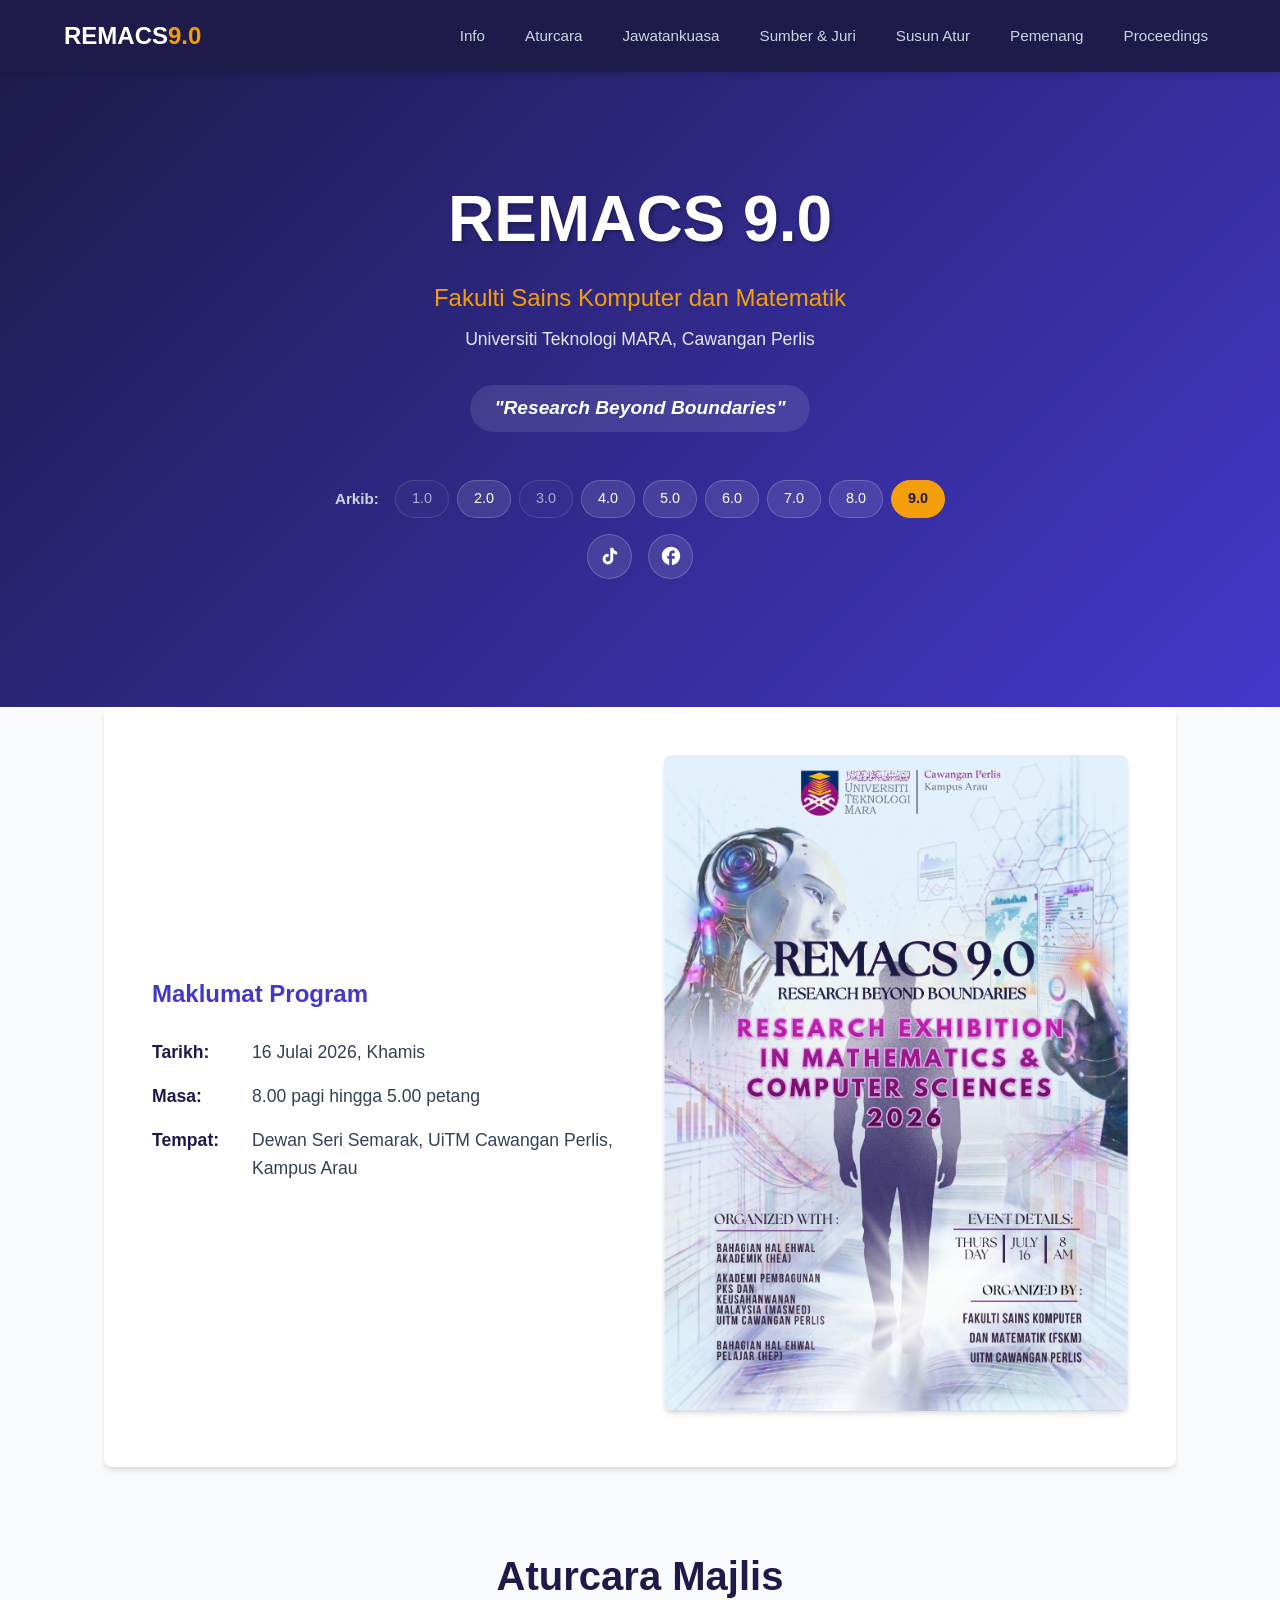
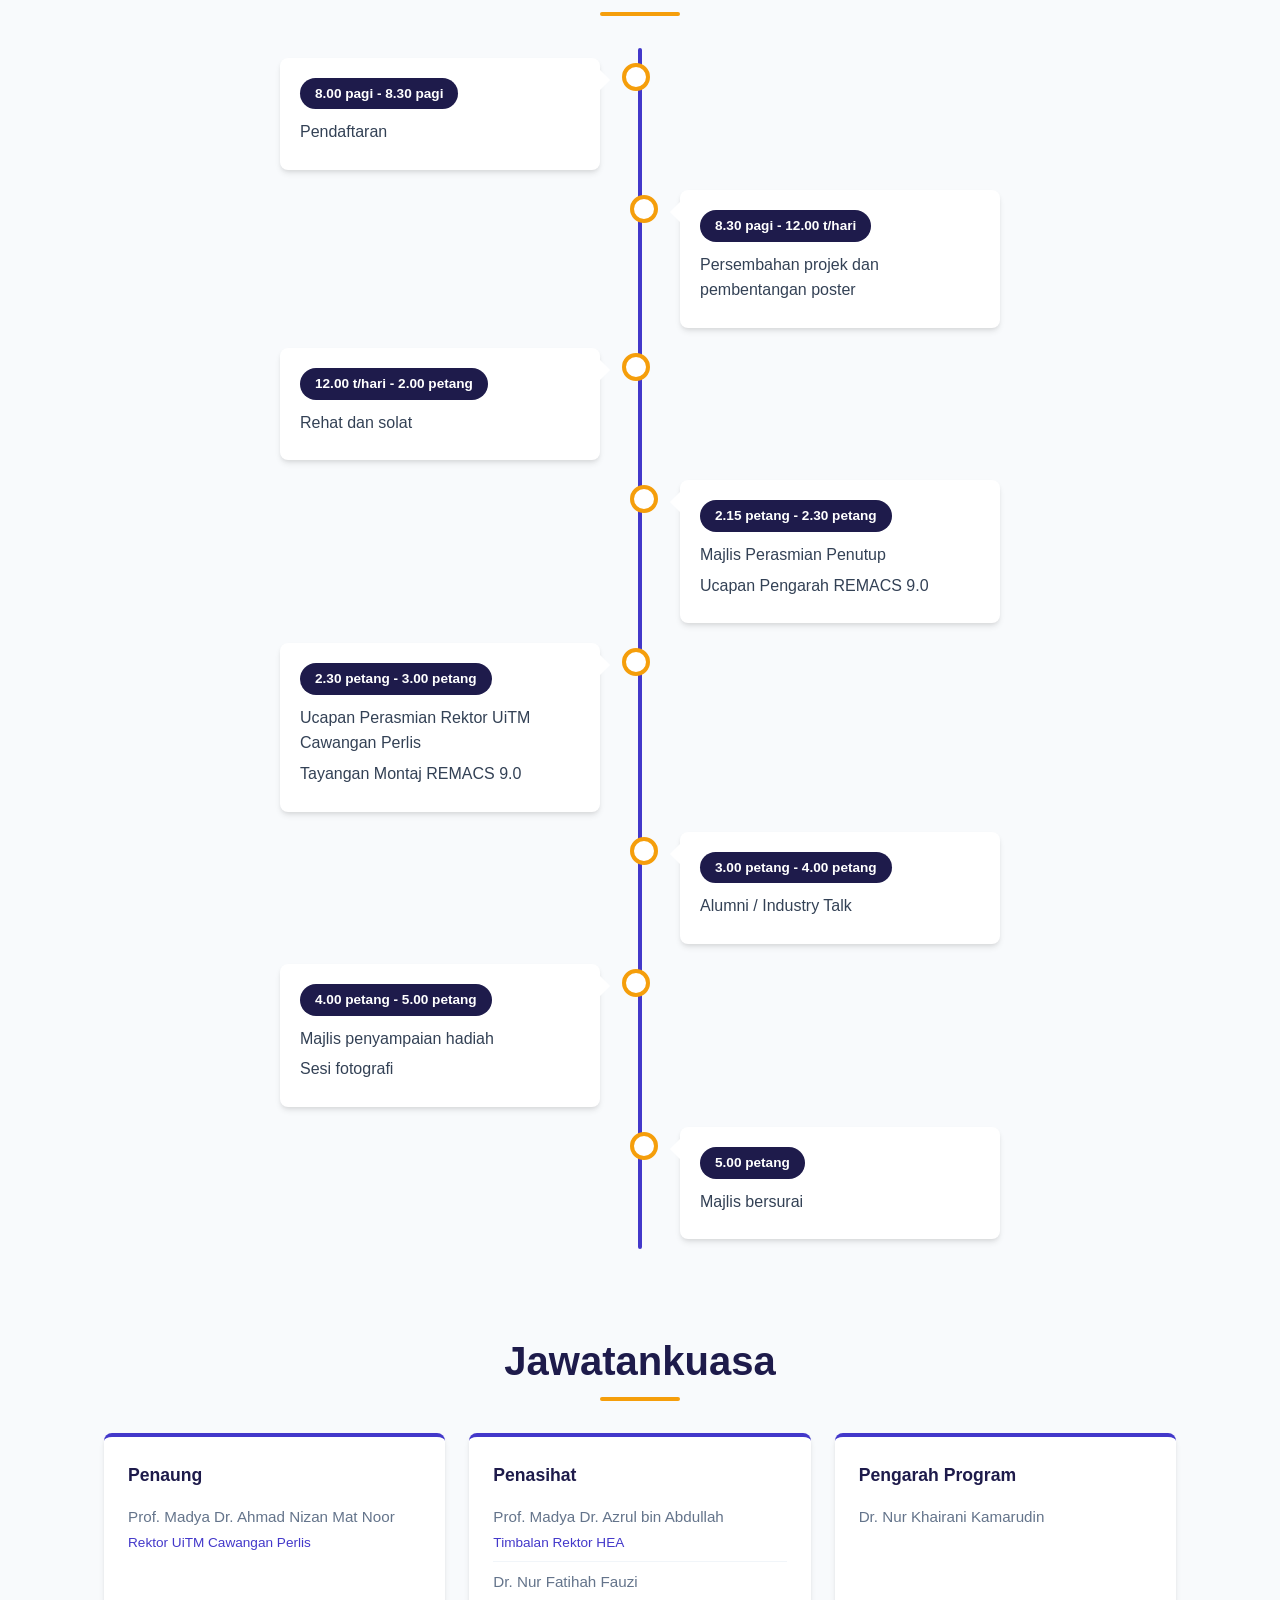
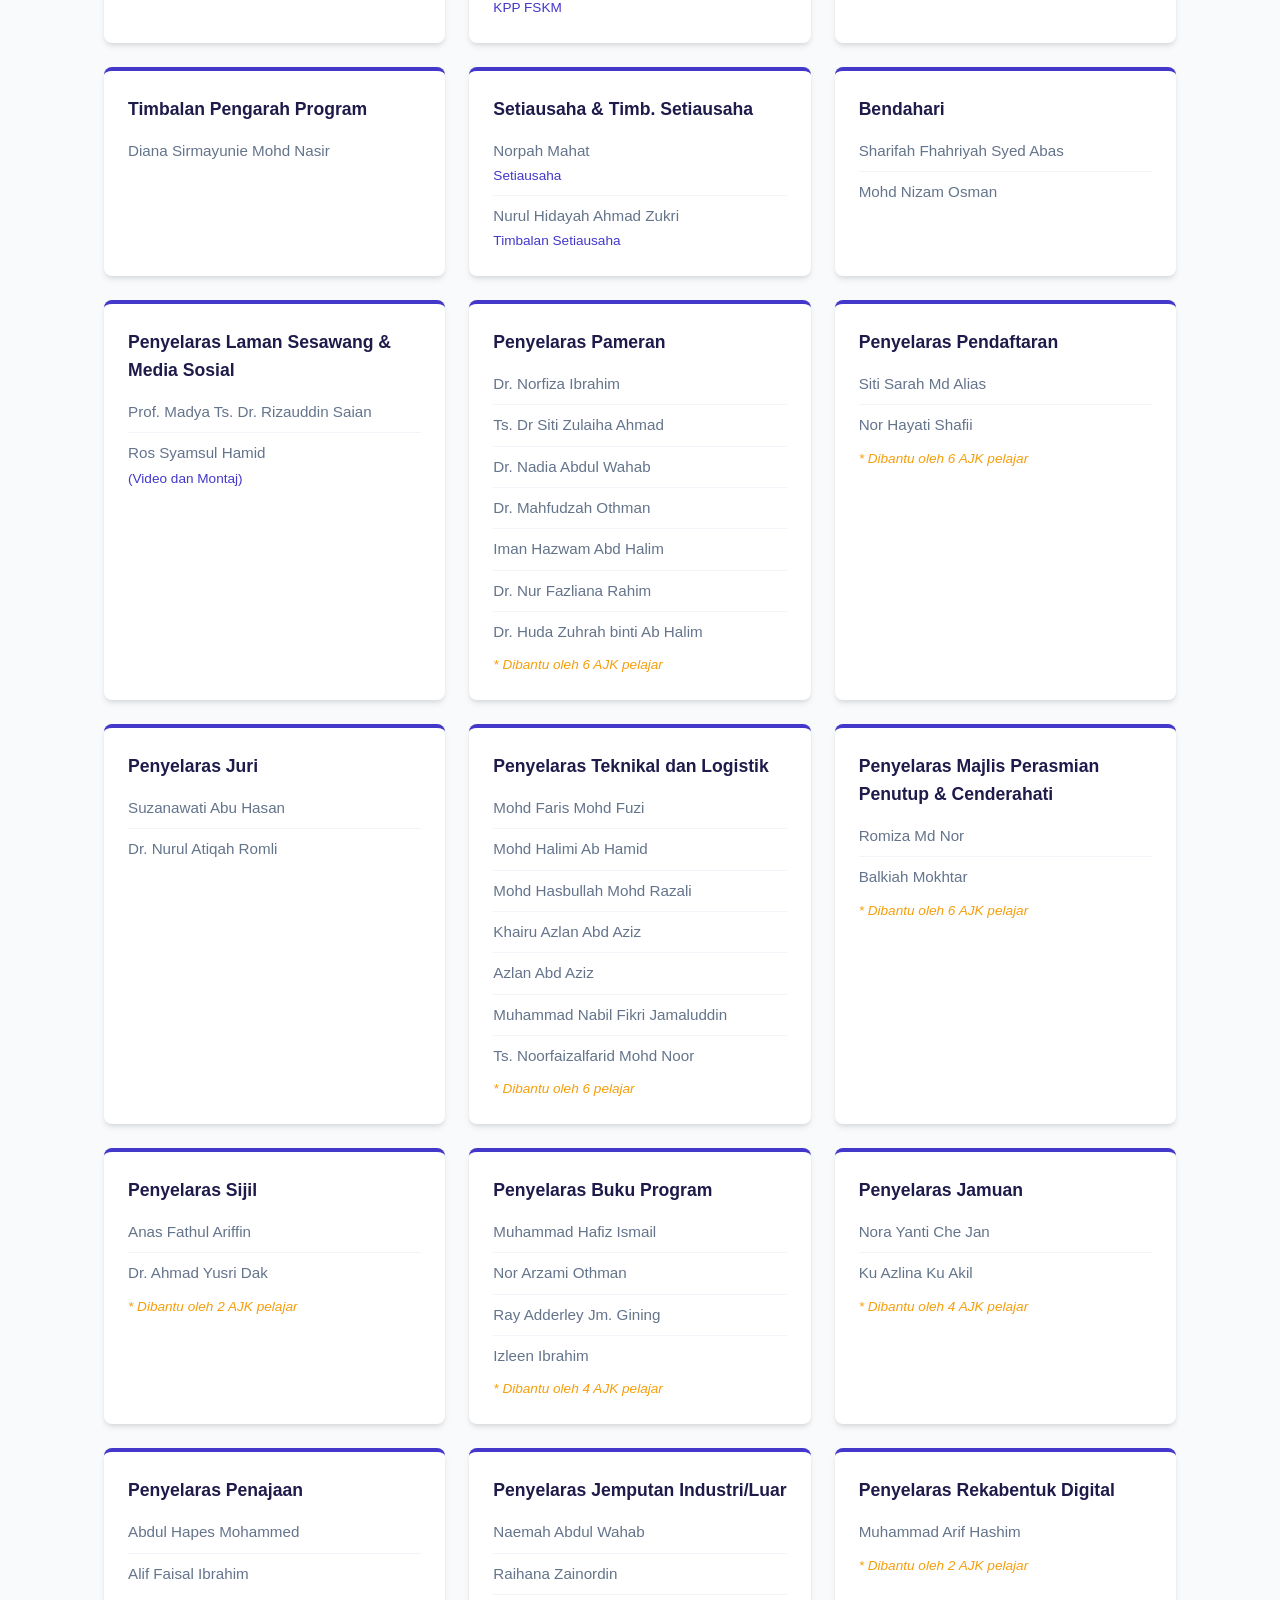
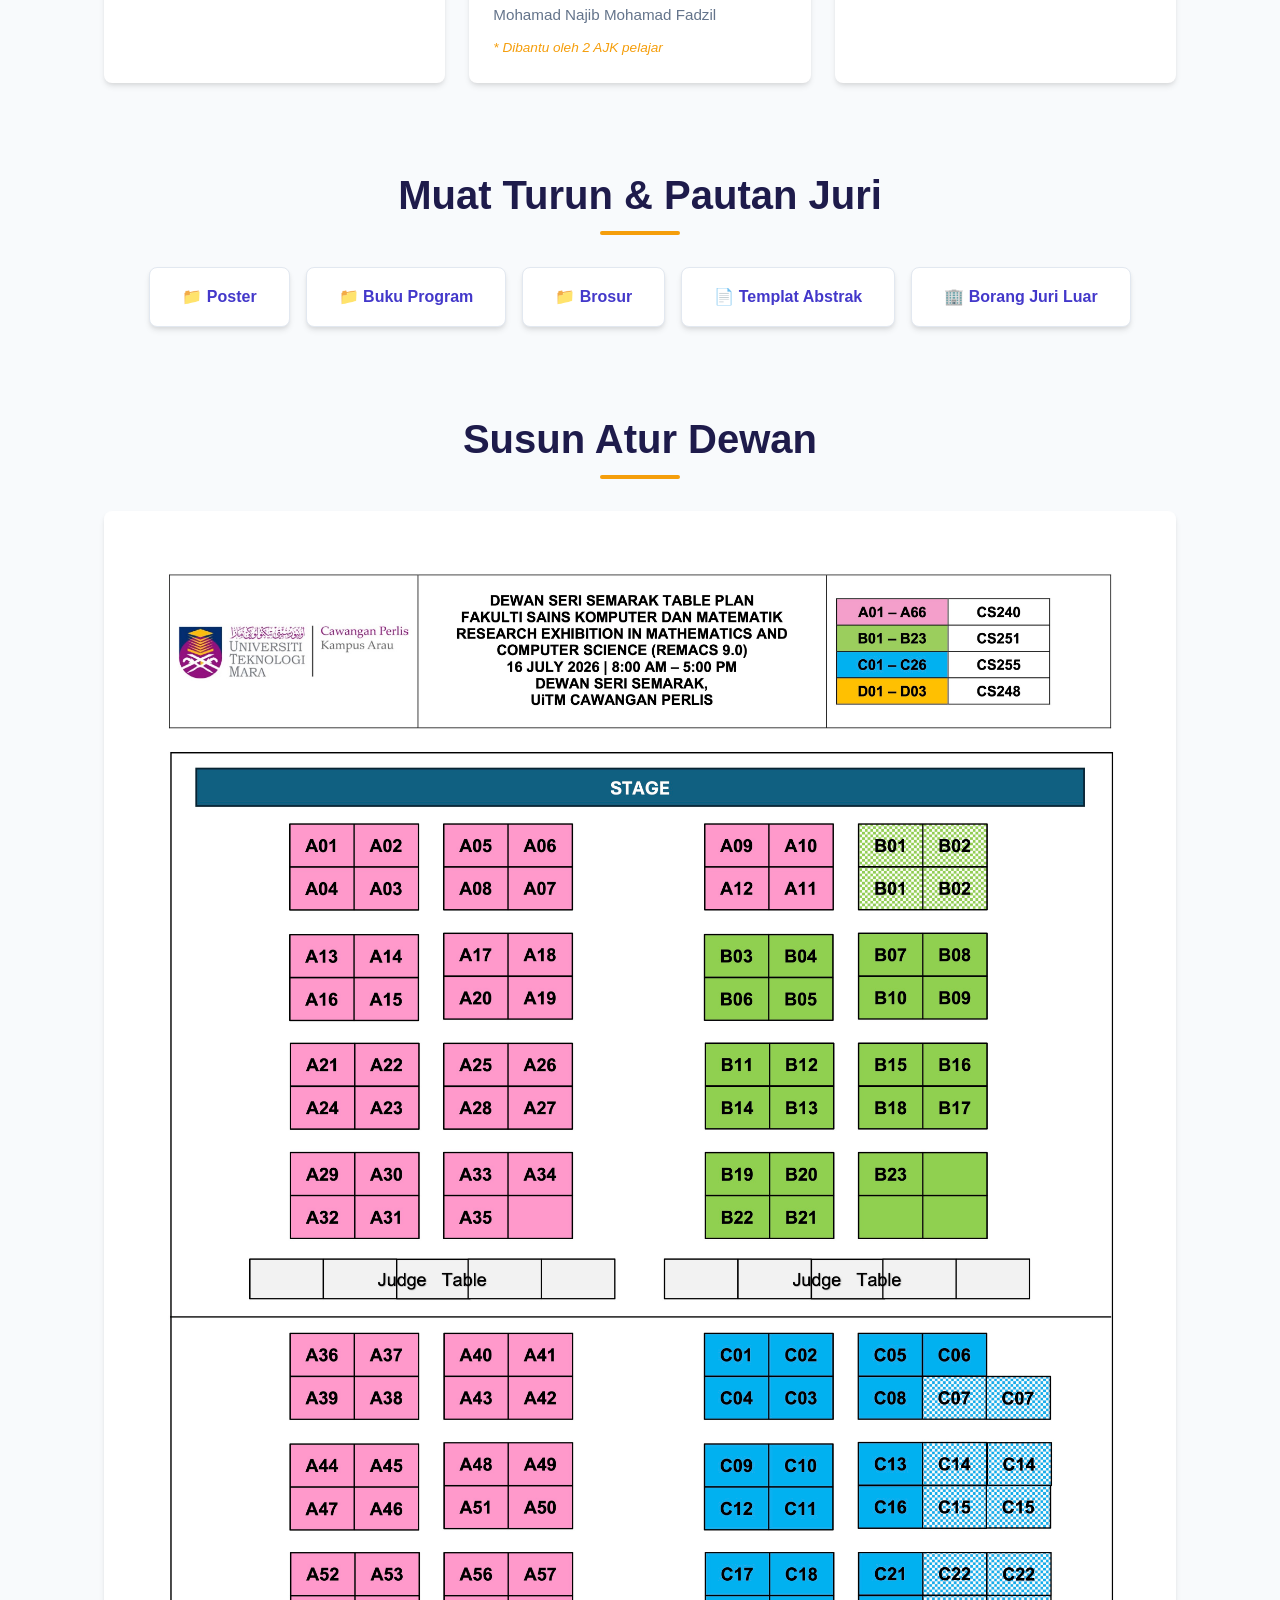
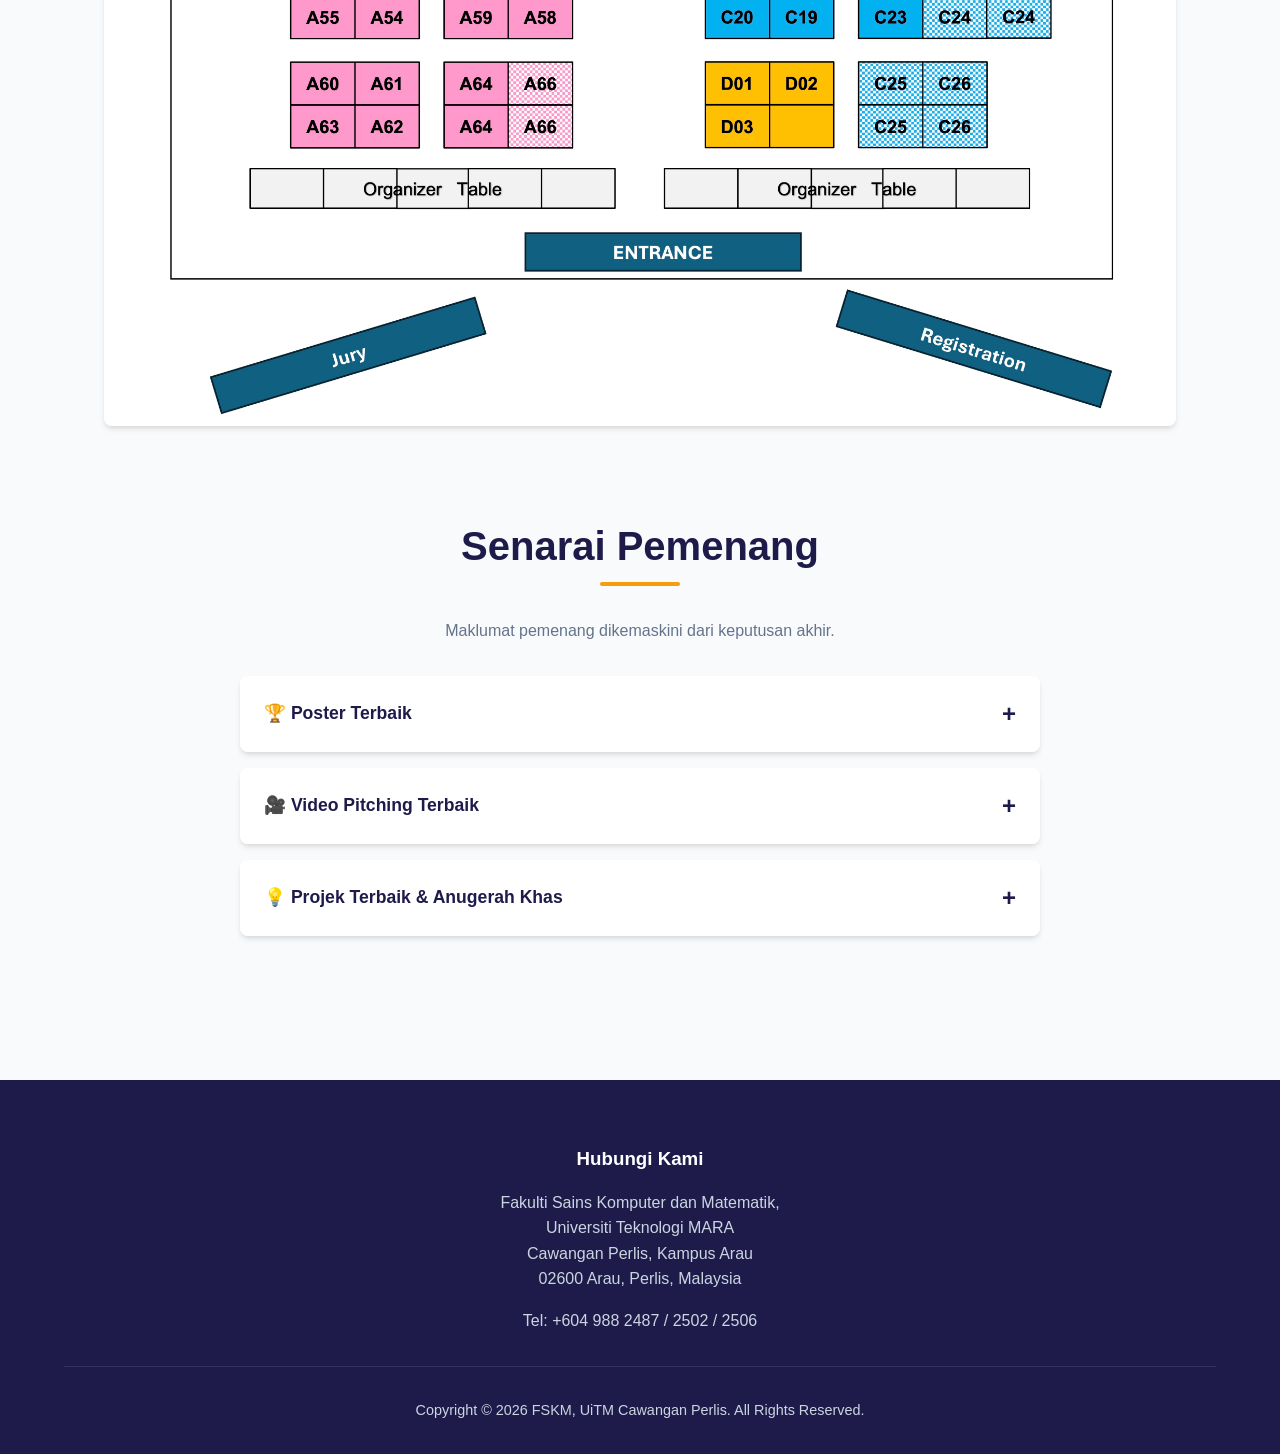
<file: index.html>
<!doctype html>
<html lang="en">
  <head>
    <meta charset="UTF-8" />
    <meta
      http-equiv="refresh"
      content="0; url=https://fskmperlis.github.io/remacs/9/"
    />
    <title>Redirecting...</title>
    <link rel="canonical" href="https://fskmperlis.github.io/remacs/9/" />
    <script>
      window.location.href = "https://fskmperlis.github.io/remacs/9/";
    </script>
  </head>
  <body>
    <p>
      Redirecting to
      <a href="https://fskmperlis.github.io/remacs/9/">REMACS 9.0</a>.
    </p>
  </body>
</html>
</file>
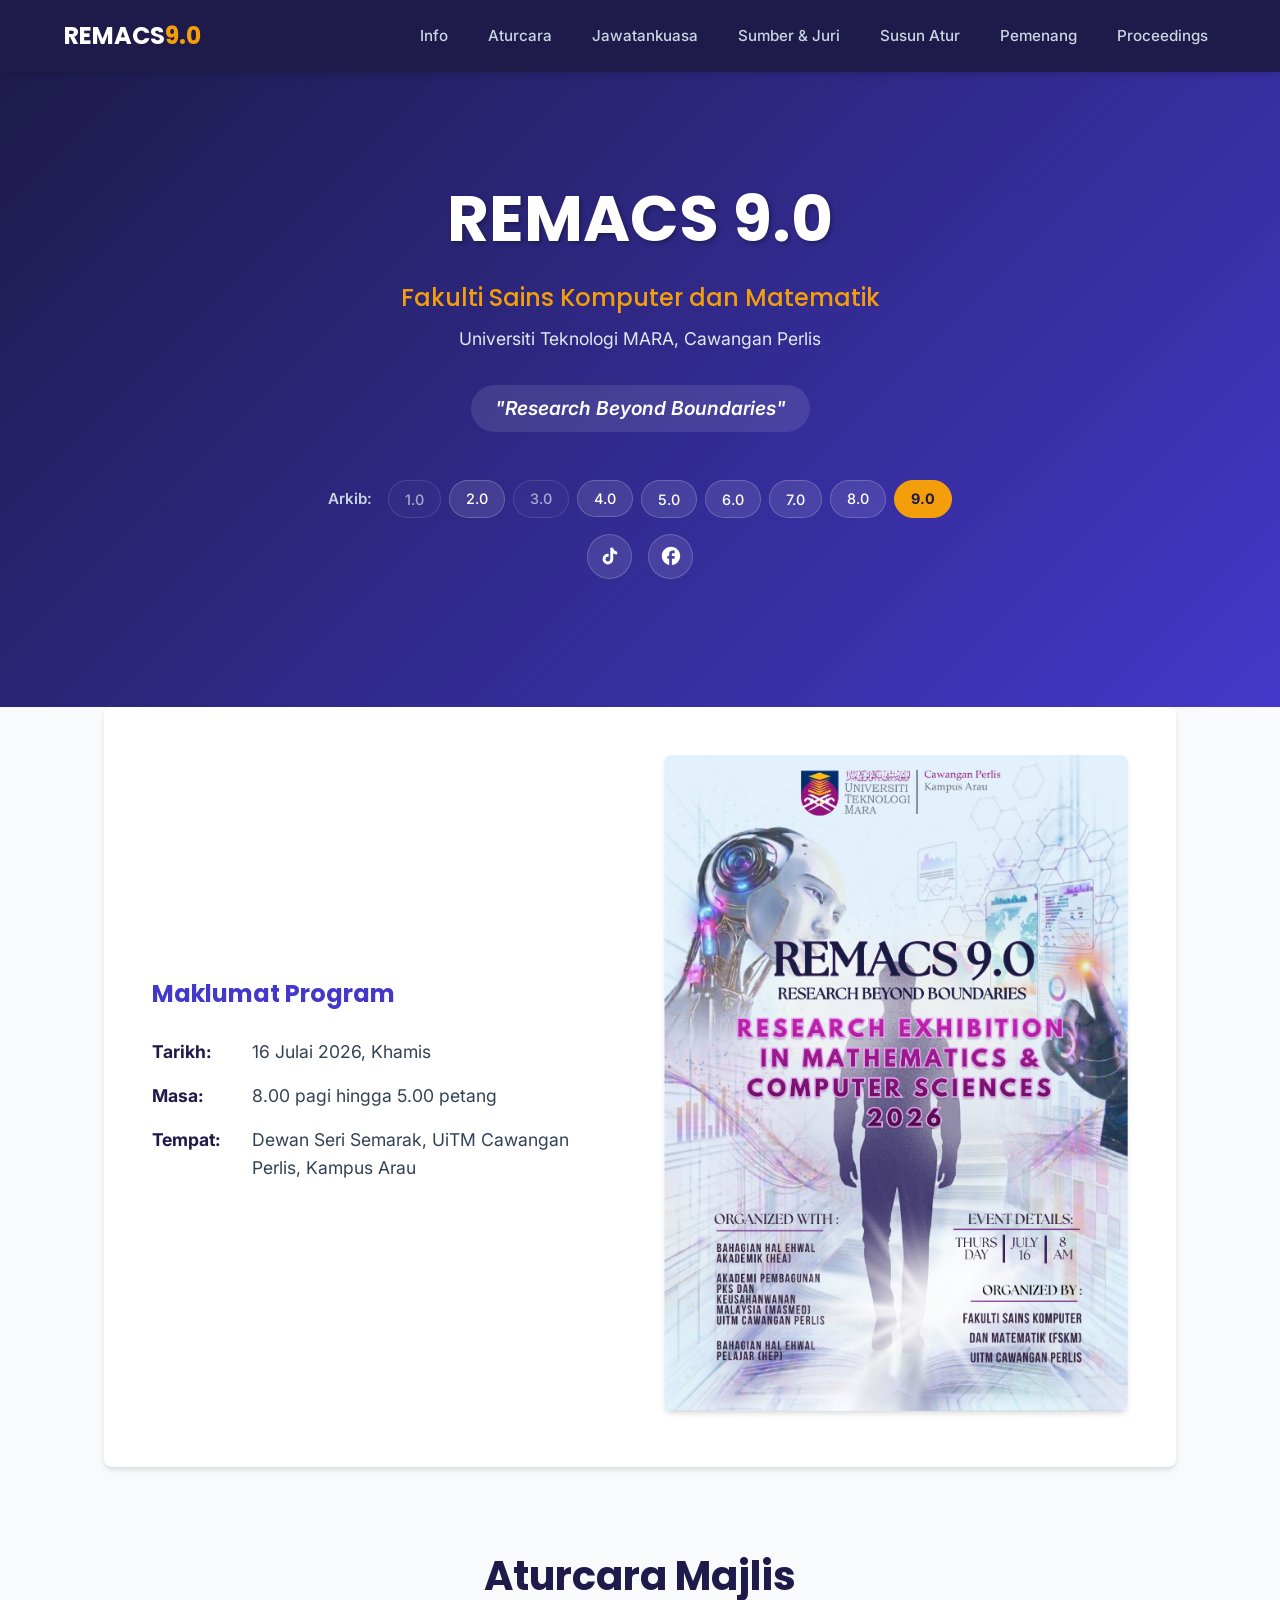
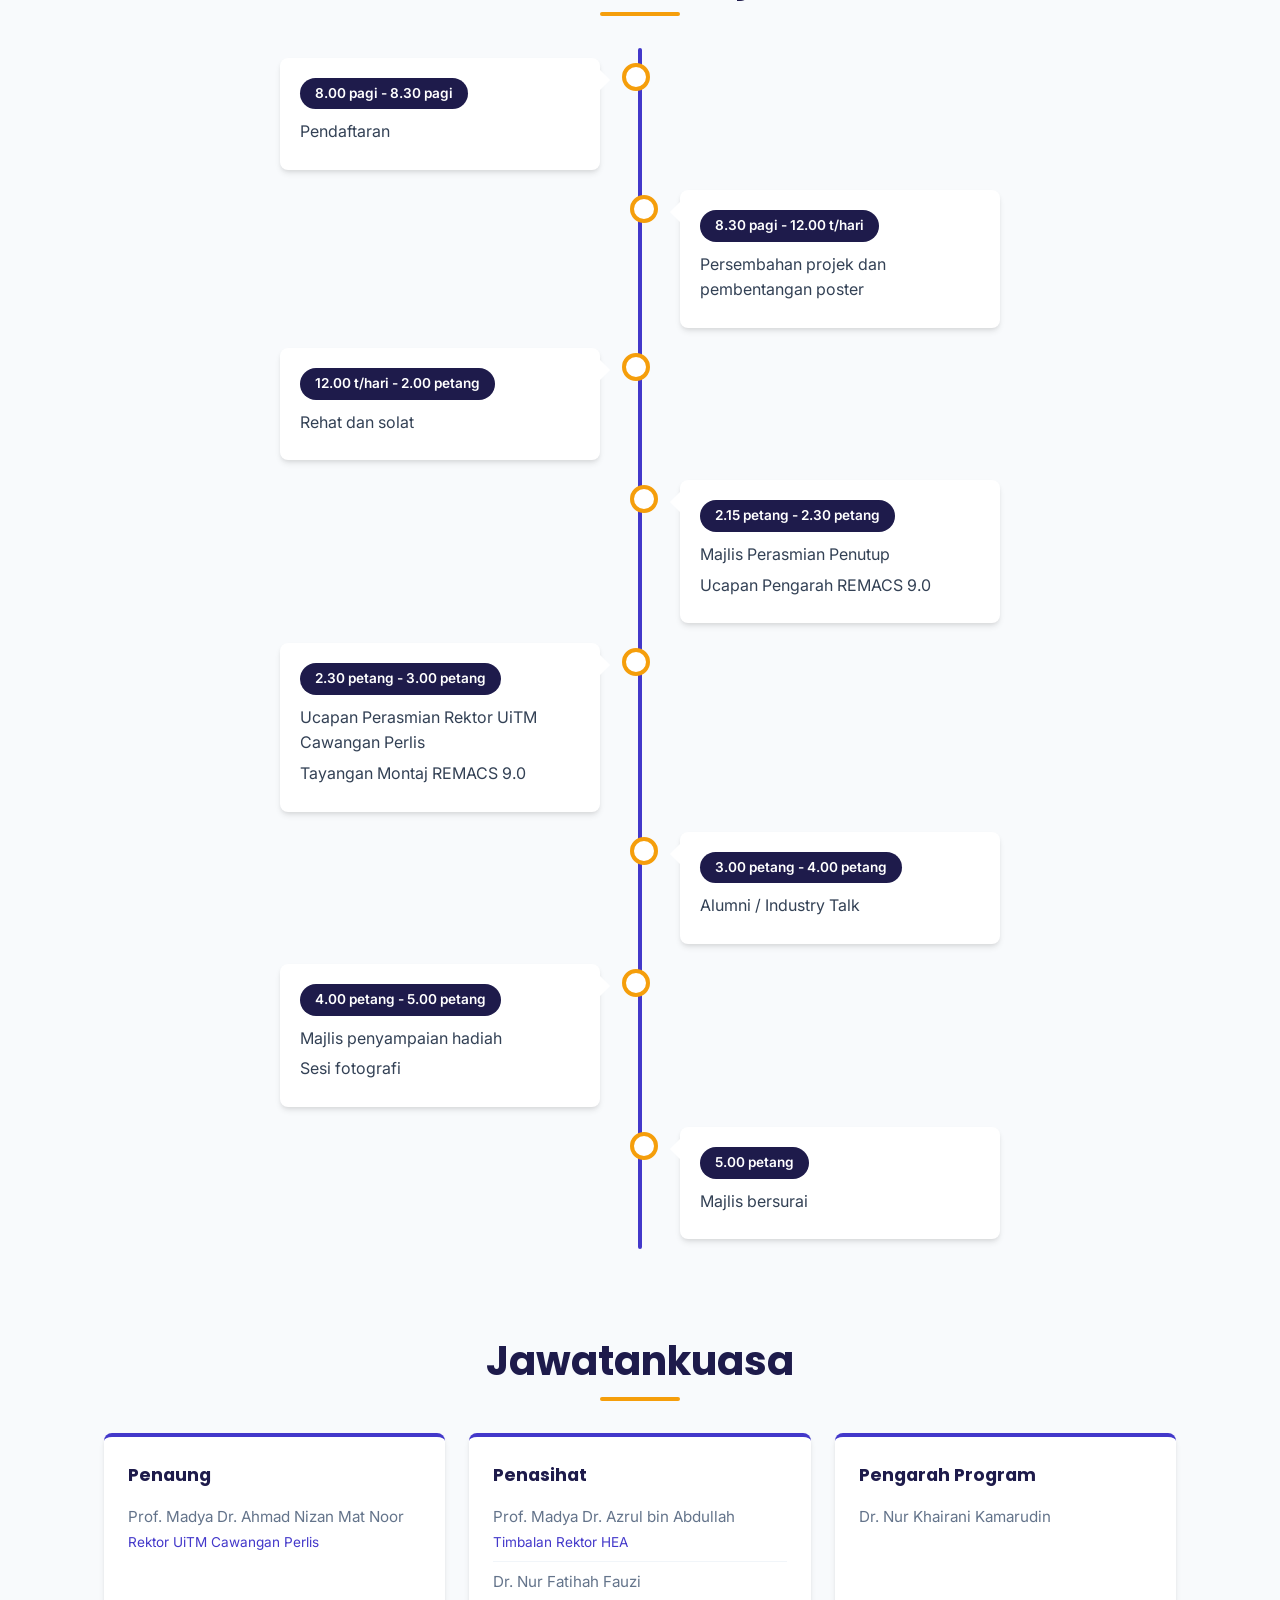
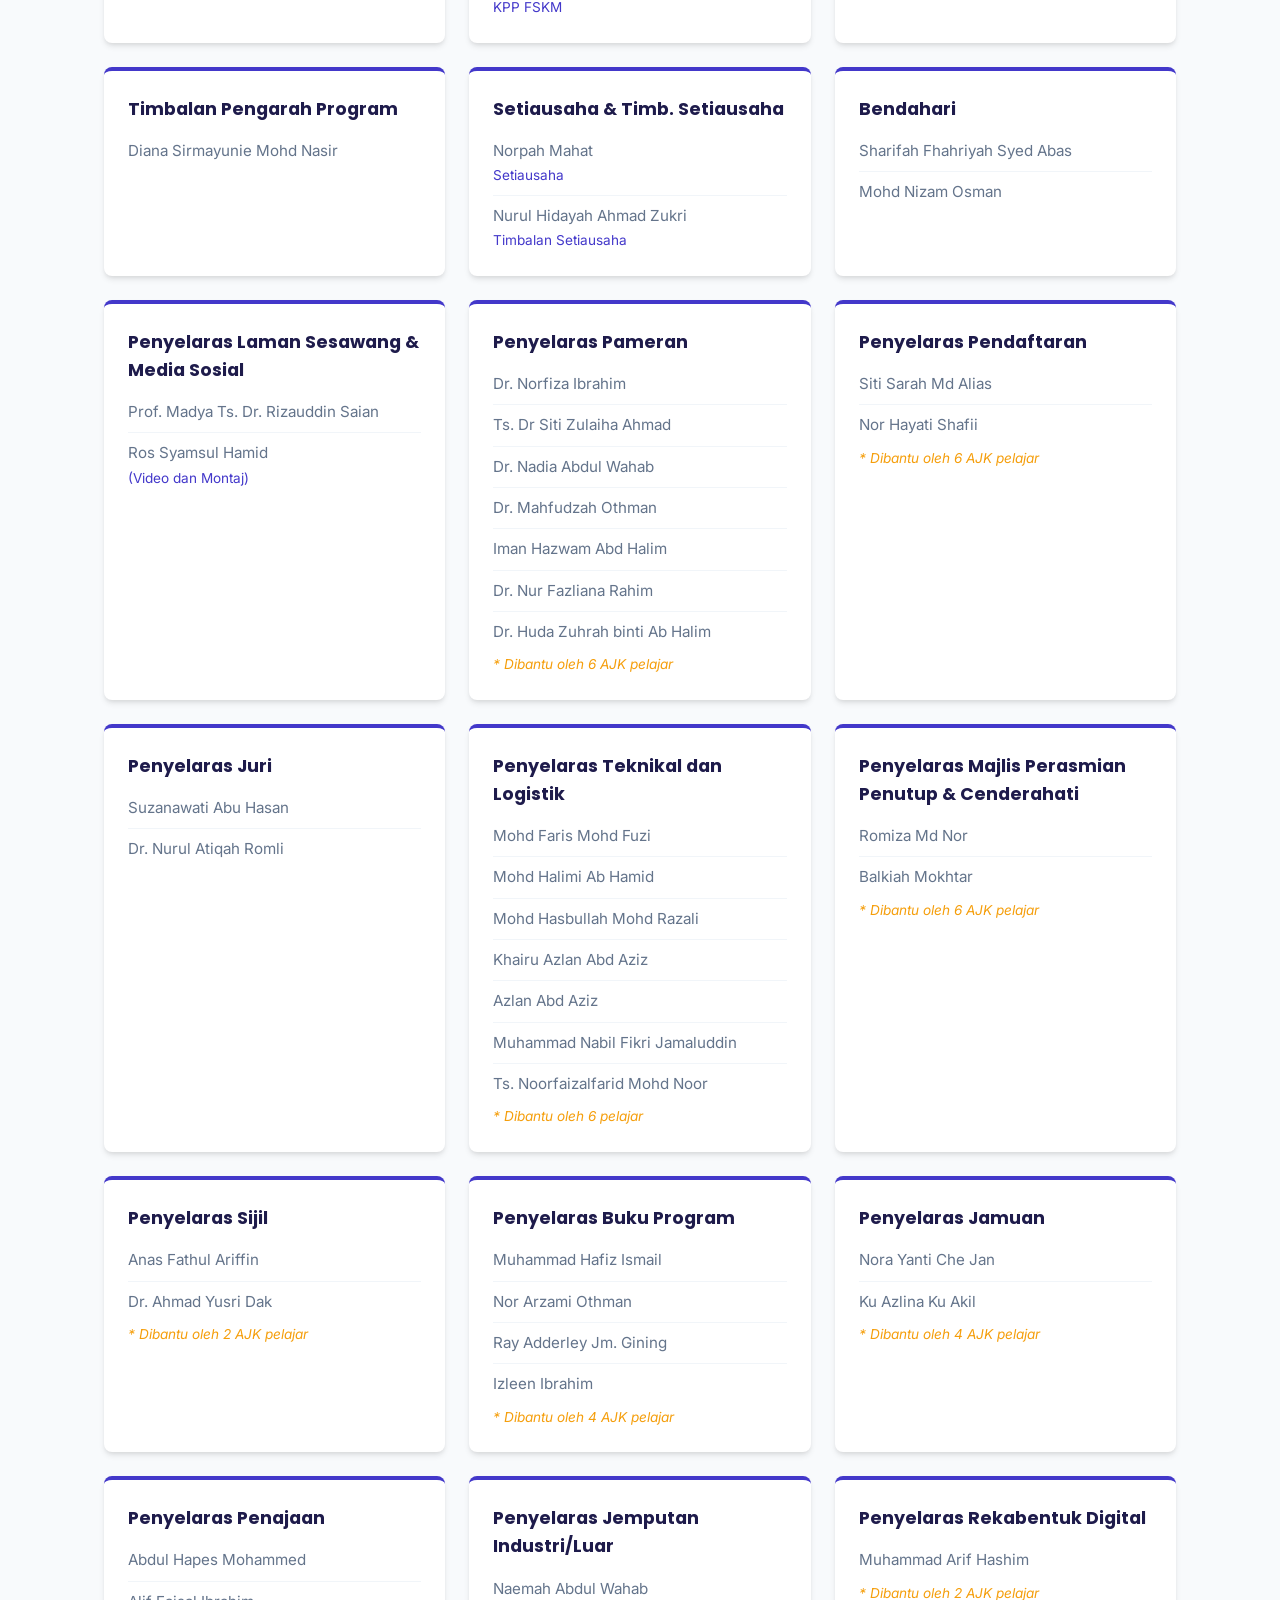
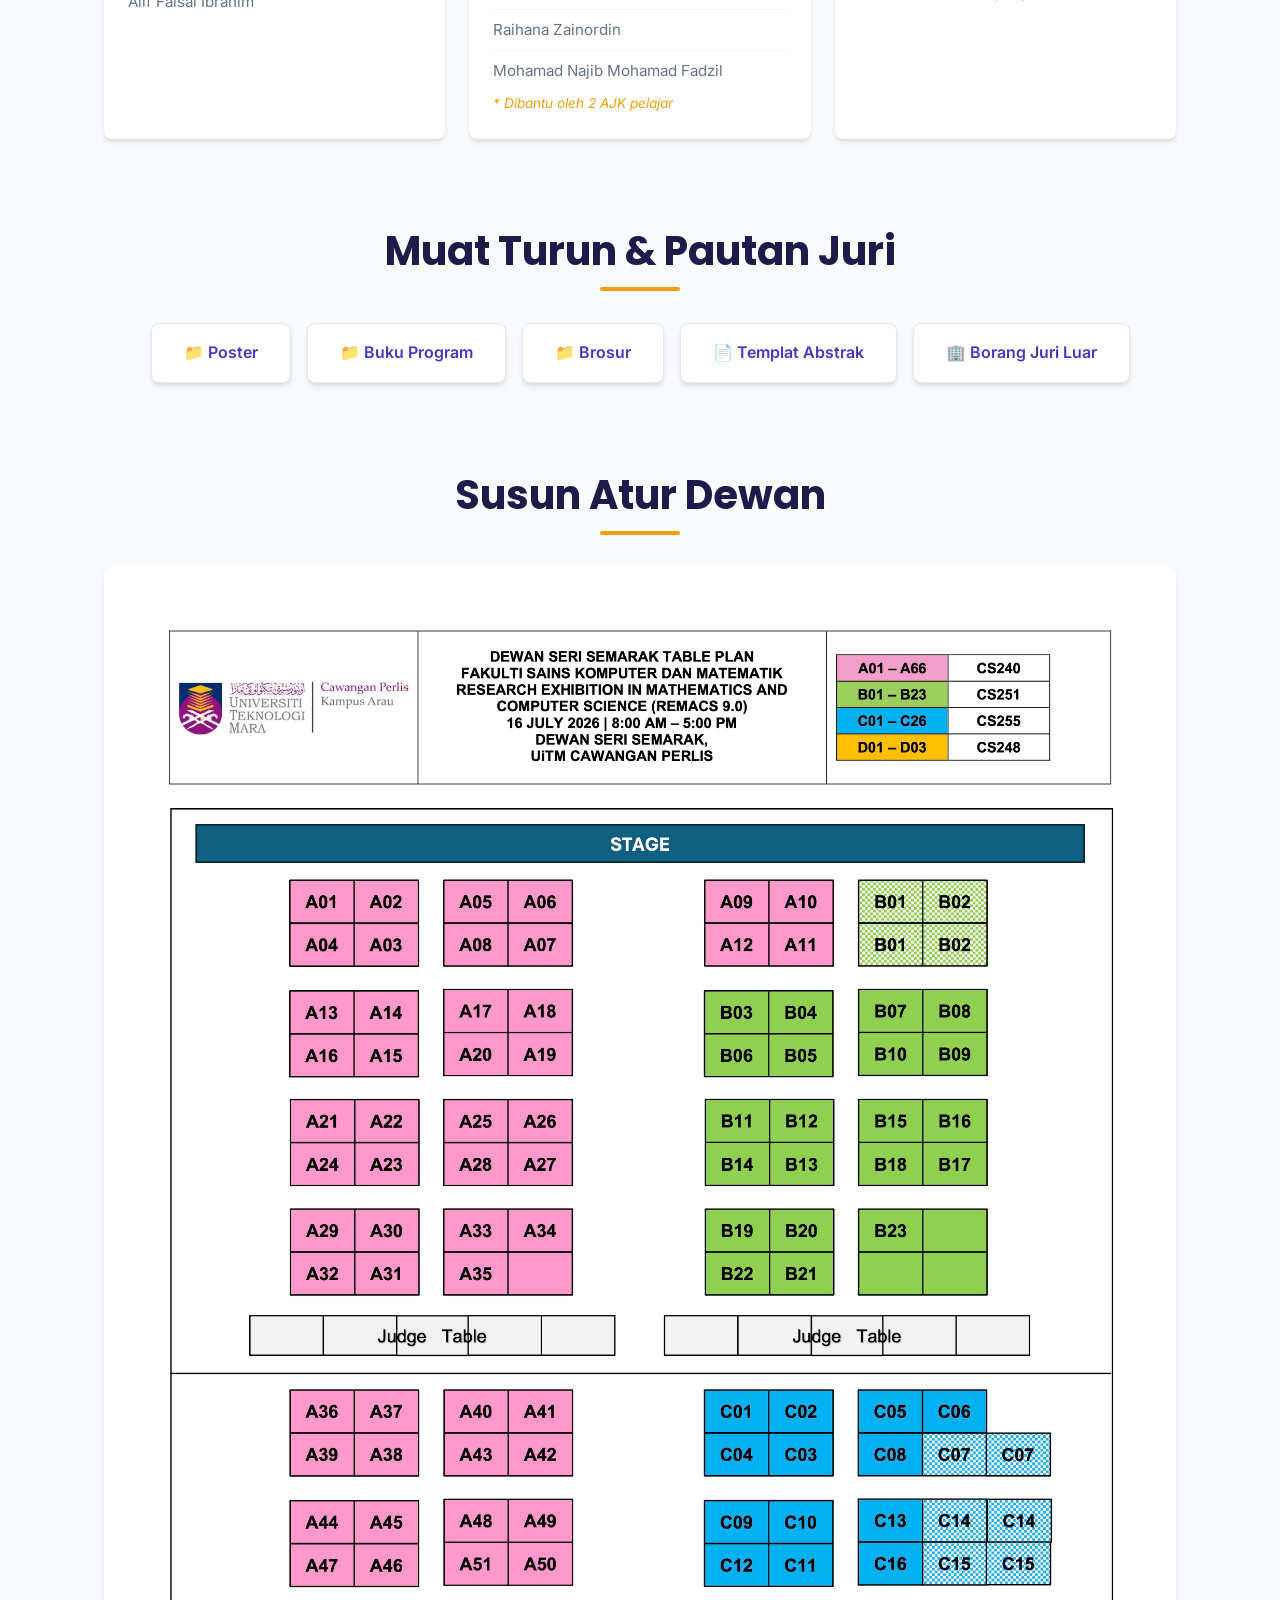
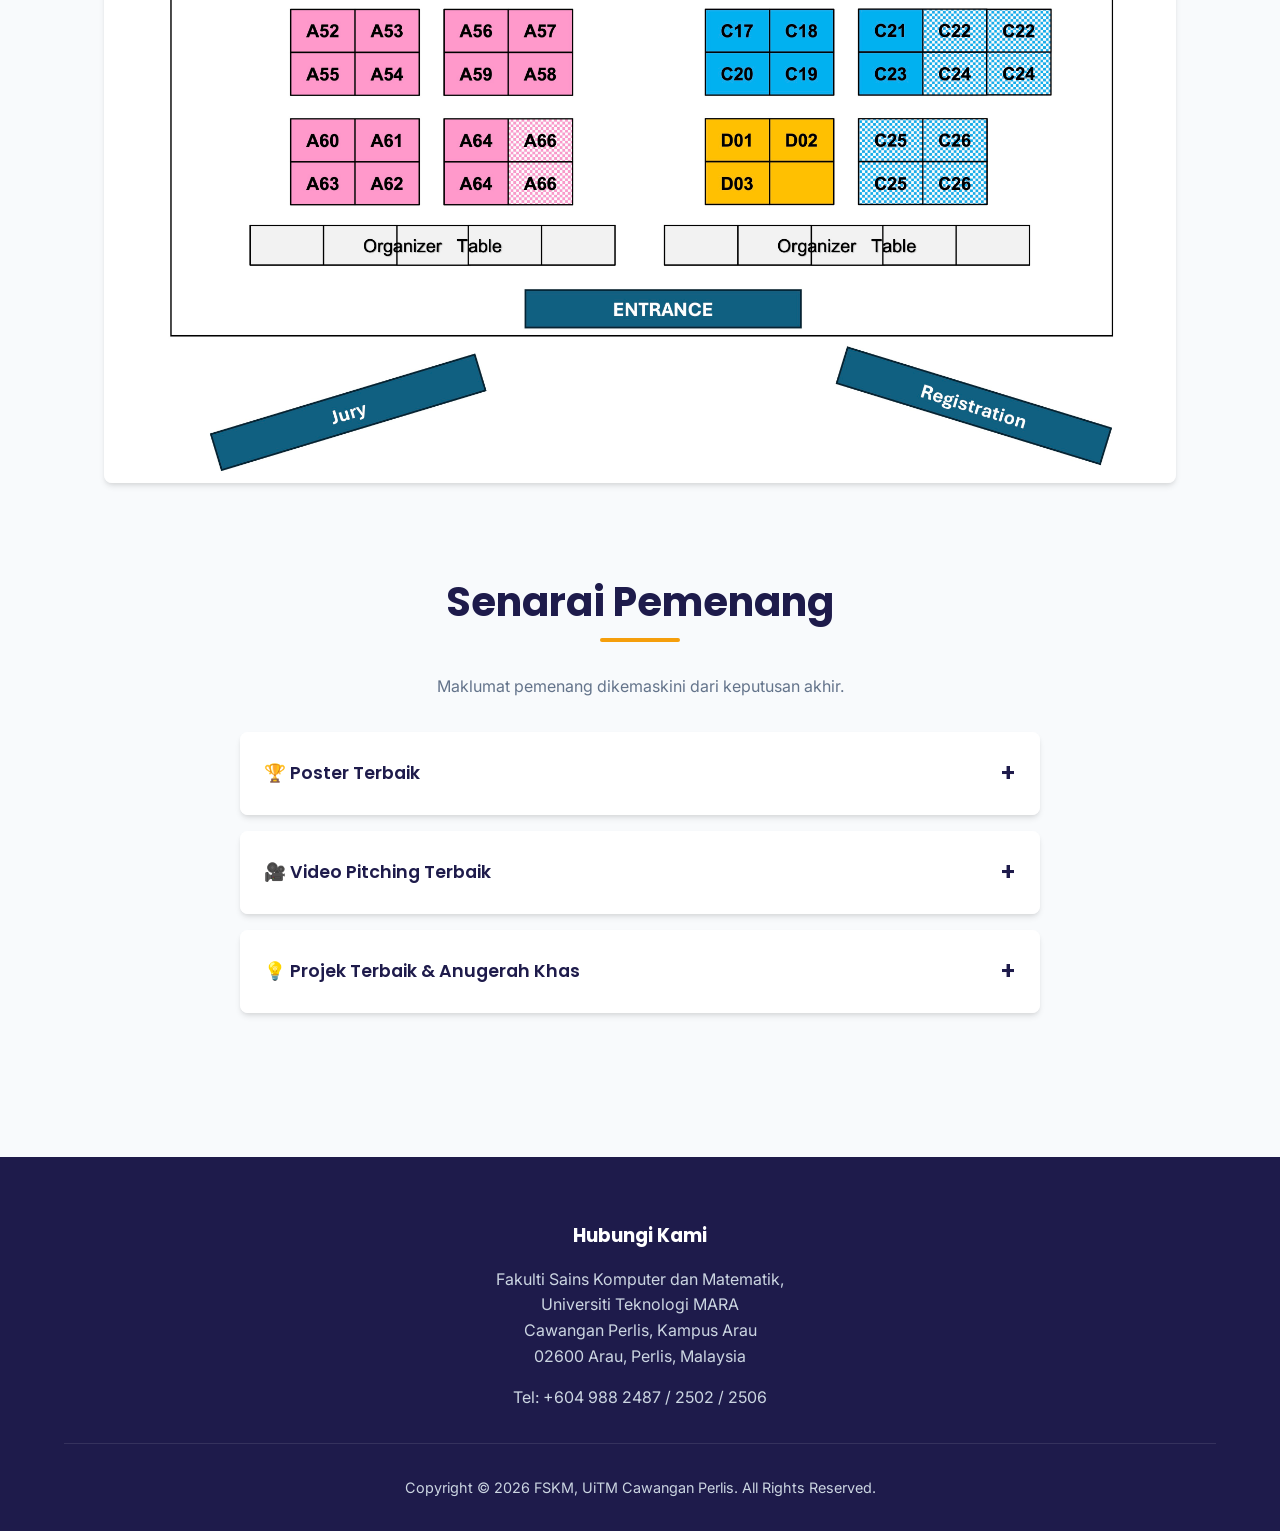
<file: 9/index.html>
<!doctype html>
<html lang="ms">
  <head>
    <meta charset="UTF-8" />
    <meta name="viewport" content="width=device-width, initial-scale=1" />
    <title>REMACS 9.0 | Fakulti Sains Komputer dan Matematik</title>
    <meta
      name="description"
      content="REMACS 9.0, Fakulti Sains Komputer dan Matematik, UiTM Cawangan Perlis"
    />
    <meta
      name="keywords"
      content="REMACS 9.0, REMACS, FSKM, UiTM Perlis, Fakulti Sains Komputer dan Matematik"
    />
    <meta name="author" content="Rizauddin Saian" />

    <link
      rel="icon"
      href="https://fskmperlis.github.io/remacs/favicon.png"
      type="image/x-icon"
    />

    <link
      href="https://fonts.googleapis.com/css2?family=Inter:wght@300;400;600;700&family=Poppins:wght@500;700&display=swap"
      rel="stylesheet"
    />

    <style>
      /* --- CSS VARIABLES & RESET --- */
      :root {
        --primary-color: #1e1b4b; /* Deep Indigo */
        --secondary-color: #4338ca; /* Indigo */
        --accent-color: #f59e0b; /* Amber/Gold */
        --text-main: #334155;
        --text-light: #64748b;
        --bg-main: #f8fafc;
        --bg-card: #ffffff;
        --radius: 8px;
        --shadow: 0 4px 6px -1px rgba(0, 0, 0, 0.1),
          0 2px 4px -1px rgba(0, 0, 0, 0.06);
        --transition: all 0.3s ease;
      }

      * {
        margin: 0;
        padding: 0;
        box-sizing: border-box;
      }

      html {
        scroll-behavior: smooth;
      }

      body {
        font-family: "Inter", sans-serif;
        color: var(--text-main);
        background-color: var(--bg-main);
        line-height: 1.6;
        overflow-x: hidden; /* Mencegah scroll melintang */
      }

      h1,
      h2,
      h3,
      h4 {
        font-family: "Poppins", sans-serif;
        color: var(--primary-color);
      }

      a {
        color: var(--secondary-color);
        text-decoration: none;
        transition: var(--transition);
      }

      a:hover {
        color: var(--accent-color);
      }

      /* --- NAVIGATION --- */
      .navbar {
        background-color: var(--primary-color);
        position: sticky;
        top: 0;
        z-index: 1000;
        box-shadow: var(--shadow);
        padding: 1rem 5%;
        display: flex;
        justify-content: space-between;
        align-items: center;
      }

      .navbar-brand {
        color: #fff;
        font-size: 1.5rem;
        font-weight: 700;
        font-family: "Poppins", sans-serif;
      }

      .navbar-brand span {
        color: var(--accent-color);
      }

      .nav-links {
        display: flex;
        gap: 1.5rem;
      }

      .nav-links a {
        color: #cbd5e1;
        font-size: 0.95rem;
        font-weight: 500;
        padding: 0.5rem;
      }

      .nav-links a:hover,
      .nav-links a.active {
        color: var(--accent-color);
      }

      /* Hamburger Menu Icon */
      .hamburger {
        display: none;
        flex-direction: column;
        cursor: pointer;
        gap: 5px;
        z-index: 1001; /* Pastikan ia berada di atas menu */
      }

      .hamburger span {
        width: 25px;
        height: 3px;
        background-color: white;
        border-radius: 3px;
        transition: var(--transition);
      }

      /* Animasi Hamburger ke 'X' */
      .hamburger.active span:nth-child(1) {
        transform: translateY(8px) rotate(45deg);
      }
      .hamburger.active span:nth-child(2) {
        opacity: 0;
      }
      .hamburger.active span:nth-child(3) {
        transform: translateY(-8px) rotate(-45deg);
      }

      /* --- HERO SECTION --- */
      .hero {
        background: linear-gradient(
          135deg,
          var(--primary-color) 0%,
          var(--secondary-color) 100%
        );
        color: white;
        text-align: center;
        padding: 6rem 2rem;
      }

      .hero h1 {
        color: white;
        font-size: 4rem;
        margin-bottom: 0.5rem;
        text-shadow: 2px 2px 4px rgba(0, 0, 0, 0.3);
      }

      .hero h2 {
        color: var(--accent-color);
        font-size: 1.5rem;
        font-weight: 500;
        margin-bottom: 0.5rem;
      }

      .hero p {
        color: #e2e8f0;
        font-size: 1.1rem;
        max-width: 600px;
        margin: 0 auto 2rem auto;
      }

      .hero .tagline {
        font-style: italic;
        font-weight: 600;
        font-size: 1.2rem;
        background: rgba(255, 255, 255, 0.1);
        display: inline-block;
        padding: 0.5rem 1.5rem;
        border-radius: 50px;
      }

      /* --- REMACS ARCHIVE LINKS --- */
      .remacs-links {
        margin-top: 3rem;
        margin-bottom: 1rem;
        display: flex;
        justify-content: center;
        align-items: center;
        gap: 0.5rem;
        flex-wrap: wrap;
      }

      .remacs-links > span:first-child {
        color: #cbd5e1;
        font-weight: 600;
        margin-right: 0.5rem;
        font-size: 0.95rem;
      }

      .remacs-links a,
      .remacs-links span:not(:first-child) {
        display: inline-block;
        padding: 0.4rem 1rem;
        background: rgba(255, 255, 255, 0.1);
        color: white;
        border-radius: 20px;
        font-size: 0.9rem;
        font-weight: 500;
        backdrop-filter: blur(5px);
        border: 1px solid rgba(255, 255, 255, 0.2);
        transition: var(--transition);
      }

      .remacs-links a:hover {
        background: var(--accent-color);
        color: var(--primary-color);
        border-color: var(--accent-color);
      }

      .remacs-links span:not(:first-child) {
        opacity: 0.6;
        cursor: not-allowed;
        background: rgba(255, 255, 255, 0.05);
      }

      .remacs-links a.active {
        background: var(--accent-color);
        color: var(--primary-color);
        border-color: var(--accent-color);
        font-weight: 700;
        pointer-events: none;
      }

      /* --- SOCIAL HERO LINKS --- */
      .social-hero-links {
        display: flex;
        justify-content: center;
        gap: 1rem;
        margin-top: 1rem;
        margin-bottom: 2rem;
      }

      .social-icon {
        display: inline-flex;
        align-items: center;
        justify-content: center;
        width: 45px;
        height: 45px;
        background: rgba(255, 255, 255, 0.1);
        color: white;
        border-radius: 50%;
        border: 1px solid rgba(255, 255, 255, 0.2);
        backdrop-filter: blur(5px);
        transition: var(--transition);
      }

      .social-icon:hover {
        transform: translateY(-3px);
      }

      .social-icon.tiktok:hover {
        background: #000000;
        border-color: #ff0050;
        color: #fff;
        box-shadow: 0 4px 12px rgba(255, 0, 80, 0.4);
      }

      .social-icon.facebook:hover {
        background: #1877F2;
        border-color: #1877F2;
        color: #fff;
        box-shadow: 0 4px 12px rgba(24, 119, 242, 0.4);
      }

      /* --- MAIN CONTAINER --- */
      .container {
        max-width: 1200px;
        margin: 0 auto;
        padding: 4rem 5%;
      }

      section {
        margin-bottom: 5rem;
      }

      section h2 {
        font-size: 2.5rem;
        margin-bottom: 2rem;
        text-align: center;
        position: relative;
        padding-bottom: 0.5rem;
      }

      section h2::after {
        content: "";
        position: absolute;
        bottom: 0;
        left: 50%;
        transform: translateX(-50%);
        width: 80px;
        height: 4px;
        background-color: var(--accent-color);
        border-radius: 2px;
      }

      /* --- EVENT INFO & POSTER --- */
      .info-grid {
        display: grid;
        grid-template-columns: 1fr 1fr;
        gap: 3rem;
        align-items: center;
        background: var(--bg-card);
        padding: 3rem;
        border-radius: var(--radius);
        box-shadow: var(--shadow);
        margin-top: -4rem;
        position: relative;
        z-index: 10;
      }

      .info-details h3 {
        font-size: 1.5rem;
        margin-bottom: 1.5rem;
        color: var(--secondary-color);
      }

      .info-item {
        display: flex;
        margin-bottom: 1rem;
        font-size: 1.1rem;
      }

      .info-item strong {
        min-width: 100px;
        color: var(--primary-color);
      }

      .info-image img {
        width: 100%;
        border-radius: var(--radius);
        box-shadow: var(--shadow);
        object-fit: cover;
      }

      /* --- TIMELINE (ATURCARA) --- */
      .timeline {
        position: relative;
        max-width: 800px;
        margin: 0 auto;
      }

      .timeline::after {
        content: "";
        position: absolute;
        width: 4px;
        background-color: var(--secondary-color);
        top: 0;
        bottom: 0;
        left: 50%;
        margin-left: -2px;
        border-radius: 2px;
      }

      .timeline-item {
        padding: 10px 40px;
        position: relative;
        background-color: inherit;
        width: 50%;
      }

      .timeline-item::after {
        content: "";
        position: absolute;
        width: 20px;
        height: 20px;
        right: -10px;
        background-color: var(--bg-card);
        border: 4px solid var(--accent-color);
        top: 15px;
        border-radius: 50%;
        z-index: 1;
      }

      .left {
        left: 0;
      }
      .right {
        left: 50%;
      }
      .left::before {
        content: " ";
        height: 0;
        position: absolute;
        top: 22px;
        width: 0;
        z-index: 1;
        right: 30px;
        border: medium solid var(--bg-card);
        border-width: 10px 0 10px 10px;
        border-color: transparent transparent transparent var(--bg-card);
      }
      .right::before {
        content: " ";
        height: 0;
        position: absolute;
        top: 22px;
        width: 0;
        z-index: 1;
        left: 30px;
        border: medium solid var(--bg-card);
        border-width: 10px 10px 10px 0;
        border-color: transparent var(--bg-card) transparent transparent;
      }
      .right::after {
        left: -10px;
      }

      .timeline-content {
        padding: 20px;
        background-color: var(--bg-card);
        position: relative;
        border-radius: var(--radius);
        box-shadow: var(--shadow);
      }

      .time-badge {
        display: inline-block;
        background: var(--primary-color);
        color: white;
        padding: 5px 15px;
        border-radius: 20px;
        font-size: 0.85rem;
        font-weight: 600;
        margin-bottom: 10px;
      }

      .timeline-content ul {
        list-style-type: none;
        padding-left: 0;
      }
      .timeline-content li {
        margin-bottom: 5px;
      }

      /* --- COMMITTEE CARDS --- */
      .committee-grid {
        display: grid;
        grid-template-columns: repeat(auto-fill, minmax(300px, 1fr));
        gap: 1.5rem;
      }

      .committee-card {
        background: var(--bg-card);
        padding: 1.5rem;
        border-radius: var(--radius);
        box-shadow: var(--shadow);
        border-top: 4px solid var(--secondary-color);
        transition: var(--transition);
      }

      .committee-card:hover {
        transform: translateY(-5px);
        box-shadow: 0 10px 15px -3px rgba(0, 0, 0, 0.1);
      }

      .committee-card h3 {
        font-size: 1.1rem;
        margin-bottom: 1rem;
        color: var(--primary-color);
      }

      .committee-card ul {
        list-style: none;
        color: var(--text-light);
        font-size: 0.95rem;
      }

      .committee-card li {
        margin-bottom: 0.5rem;
        padding-bottom: 0.5rem;
        border-bottom: 1px solid #f1f5f9;
      }

      .committee-card li:last-child {
        border-bottom: none;
        margin-bottom: 0;
        padding-bottom: 0;
      }

      .committee-card li span {
        display: block;
        font-size: 0.85rem;
        color: var(--secondary-color);
        margin-top: 2px;
      }

      .committee-helper {
        font-style: italic;
        color: var(--accent-color);
        font-size: 0.85rem;
        margin-top: 10px;
        display: block;
      }

      /* --- DOWNLOADS & LINKS --- */
      .links-grid {
        display: flex;
        flex-wrap: wrap;
        gap: 1rem;
        justify-content: center;
      }

      .btn-link {
        background: var(--bg-card);
        border: 1px solid #e2e8f0;
        padding: 1rem 2rem;
        border-radius: var(--radius);
        font-weight: 600;
        display: flex;
        align-items: center;
        gap: 10px;
        box-shadow: var(--shadow);
        text-align: center;
      }

      .btn-link:hover {
        background: var(--secondary-color);
        color: white;
        border-color: var(--secondary-color);
      }

      /* --- ACCORDION (PEMENANG) --- */
      .accordion {
        max-width: 800px;
        margin: 0 auto;
      }

      .accordion-item {
        background: var(--bg-card);
        margin-bottom: 1rem;
        border-radius: var(--radius);
        box-shadow: var(--shadow);
        overflow: hidden;
      }

      .accordion-btn {
        background-color: var(--bg-card);
        color: var(--primary-color);
        cursor: pointer;
        padding: 1.5rem;
        width: 100%;
        text-align: left;
        border: none;
        outline: none;
        transition: var(--transition);
        font-size: 1.1rem;
        font-weight: 600;
        font-family: "Poppins", sans-serif;
        display: flex;
        justify-content: space-between;
        align-items: center;
      }

      .accordion-btn:hover,
      .accordion-btn.active {
        background-color: var(--primary-color);
        color: white;
      }

      .accordion-btn::after {
        content: "+";
        font-size: 1.5rem;
      }

      .accordion-btn.active::after {
        content: "-";
      }

      .accordion-content {
        padding: 0 1.5rem;
        background-color: white;
        max-height: 0;
        overflow: hidden;
        transition: max-height 0.3s ease-out;
      }

      .winner-category {
        margin: 1.5rem 0;
      }

      .winner-category h4 {
        color: var(--secondary-color);
        margin-bottom: 0.5rem;
        border-bottom: 1px solid #e2e8f0;
        padding-bottom: 0.5rem;
      }

      .winner-category ul {
        list-style: none;
      }
      
      .winner-category li {
        padding: 0.75rem 0;
        display: block;
        border-bottom: 1px dashed #e2e8f0;
      }

      .winner-category li:last-child {
        border-bottom: none;
      }
      
      .winner-category li strong {
        color: var(--primary-color);
      }
      
      .winner-project-title {
        display: block;
        font-size: 0.9em;
        color: var(--text-light);
        margin-top: 4px;
        padding-left: 1.8rem; /* Aligning with the text after medal emoji */
      }

      .winner-supervisor {
        display: block;
        font-size: 0.85em;
        color: var(--secondary-color);
        margin-top: 2px;
        padding-left: 1.8rem;
        font-weight: 500;
      }

      /* --- FOOTER --- */
      footer {
        background: var(--primary-color);
        color: #cbd5e1;
        padding: 4rem 5% 2rem 5%;
        text-align: center;
      }

      .footer-content {
        margin-bottom: 2rem;
      }

      .footer-content h3 {
        color: white;
        margin-bottom: 1rem;
      }

      .copyright {
        border-top: 1px solid rgba(255, 255, 255, 0.1);
        padding-top: 2rem;
        font-size: 0.9rem;
      }

      .back-to-top {
        position: fixed;
        bottom: 30px;
        right: 30px;
        background: var(--accent-color);
        color: var(--primary-color);
        width: 50px;
        height: 50px;
        border-radius: 50%;
        display: flex;
        justify-content: center;
        align-items: center;
        font-weight: bold;
        font-size: 1.2rem;
        box-shadow: var(--shadow);
        z-index: 1000;
        opacity: 0;
        visibility: hidden;
        pointer-events: none;
        transition: all 0.3s ease;
      }
      .back-to-top.show {
        opacity: 0.8;
        visibility: visible;
        pointer-events: auto;
      }
      .back-to-top.show:hover {
        opacity: 1;
        transform: translateY(-3px);
        color: var(--primary-color);
      }

      /* --- RESPONSIVE / MOBILE ADAPTATION --- */
      @media screen and (max-width: 768px) {
        /* Tunjukkan Hamburger, Ubah Navigasi */
        .hamburger {
          display: flex;
        }

        .nav-links {
          position: absolute;
          top: 100%;
          left: 0;
          width: 100%;
          background-color: var(--primary-color);
          flex-direction: column;
          align-items: center;
          padding: 1.5rem 0;
          gap: 1.5rem;
          box-shadow: 0 4px 6px -1px rgba(0, 0, 0, 0.1);

          /* Sembunyikan dengan animasi leret (slide up) */
          transform: translateY(-150%);
          opacity: 0;
          transition: all 0.3s ease-in-out;
          z-index: -1;
        }

        .nav-links.active {
          transform: translateY(0);
          opacity: 1;
          z-index: 999;
        }

        .nav-links a {
          font-size: 1.1rem;
        }

        /* Ubahsaiz Tajuk */
        .hero h1 {
          font-size: 2.5rem;
        }
        .hero h2 {
          font-size: 1.2rem;
        }
        section h2 {
          font-size: 2rem;
        }

        /* Kotak Info ke 1 lajur */
        .info-grid {
          grid-template-columns: 1fr;
          margin-top: 2rem;
          padding: 1.5rem;
        }

        /* Betulkan Garis Masa (Timeline) untuk Mudah Alih */
        .timeline::after {
          left: 31px;
        }
        .timeline-item {
          width: 100%;
          padding-left: 70px;
          padding-right: 25px;
        }
        .timeline-item::before {
          left: 60px;
          border: medium solid var(--bg-card);
          border-width: 10px 10px 10px 0;
          border-color: transparent var(--bg-card) transparent transparent;
        }
        .left::after,
        .right::after {
          left: 21px;
        }
        .right {
          left: 0%;
        }
        .left::before {
          right: auto;
          left: 60px;
          border-width: 10px 10px 10px 0;
          border-color: transparent var(--bg-card) transparent transparent;
        }

        /* Jawatankuasa Grid */
        .committee-grid {
          grid-template-columns: 1fr;
        }

        .btn-link {
          width: 100%;
          justify-content: center;
        }
      }
    </style>
  </head>

  <body id="top">
    <nav class="navbar">
      <a href="#" class="navbar-brand">REMACS<span>9.0</span></a>

      <div class="hamburger" id="hamburger">
        <span></span>
        <span></span>
        <span></span>
      </div>

      <div class="nav-links" id="nav-links">
        <a href="#info">Info</a>
        <a href="#aturcara">Aturcara</a>
        <a href="#jawatankuasa">Jawatankuasa</a>
        <a href="#sumber">Sumber & Juri</a>
        <a href="#susun-atur">Susun Atur</a>
        <a href="#pemenang">Pemenang</a>
        <a
          href="https://fskmperlis.uitm.edu.my/remacs-proceedings/"
          target="_blank"
          >Proceedings</a
        >
      </div>
    </nav>

    <header class="hero">
      <h1>REMACS 9.0</h1>
      <h2>Fakulti Sains Komputer dan Matematik</h2>
      <p>Universiti Teknologi MARA, Cawangan Perlis</p>
      <span class="tagline">"Research Beyond Boundaries"</span>

      <div class="remacs-links">
        <span>Arkib:</span>
        <span>1.0</span>
        <a href="/remacs/2/">2.0</a>
        <span>3.0</span>
        <a href="/remacs/4/">4.0</a>
        <a href="/remacs/5/">5.0</a>
        <a href="/remacs/6/">6.0</a>
        <a href="/remacs/7/">7.0</a>
        <a href="/remacs/8/">8.0</a>
        <a href="/remacs/9/" class="active">9.0</a>
      </div>

      <!-- PAUTAN MEDIA SOSIAL (TIKTOK & FACEBOOK) -->
      <div class="social-hero-links">
        <a href="https://www.tiktok.com/@fskmuitmperlis" target="_blank" class="social-icon tiktok" title="TikTok FSKM UiTM Perlis">
          <svg viewBox="0 0 24 24" fill="currentColor" width="20" height="20">
            <path d="M19.59 6.69a4.83 4.83 0 0 1-3.77-4.25V2h-3.45v13.67a2.89 2.89 0 0 1-5.2 1.74 2.89 2.89 0 0 1 2.31-4.64 2.93 2.93 0 0 1 .88.13V9.4a6.84 6.84 0 0 0-1-.05A6.33 6.33 0 0 0 5 20.1a6.34 6.34 0 0 0 10.86-4.43v-7a8.16 8.16 0 0 0 4.77 1.52v-3.4a4.85 4.85 0 0 1-1.04-.1z"/>
          </svg>
        </a>
        <a href="https://www.facebook.com/media/set/?set=a.1501722805087423" target="_blank" class="social-icon facebook" title="Galeri Facebook REMACS">
          <svg viewBox="0 0 24 24" fill="currentColor" width="22" height="22">
            <path d="M22 12c0-5.52-4.48-10-10-10S2 6.48 2 12c0 4.84 3.44 8.87 8 9.8V15H8v-3h2V9.5C10 7.57 11.57 6 13.5 6H16v3h-2c-.55 0-1 .45-1 1v2h3v3h-3v6.95c5.05-.5 9-4.76 9-9.95z"/>
          </svg>
        </a>
      </div>

    </header>

    <main class="container">
      <div id="info" class="info-grid">
        <div class="info-details">
          <h3>Maklumat Program</h3>
          <div class="info-item">
            <strong>Tarikh:</strong> <span>16 Julai 2026, Khamis</span>
          </div>
          <div class="info-item">
            <strong>Masa:</strong> <span>8.00 pagi hingga 5.00 petang</span>
          </div>
          <div class="info-item">
            <strong>Tempat:</strong>
            <span>Dewan Seri Semarak, UiTM Cawangan Perlis, Kampus Arau</span>
          </div>
        </div>
        <div class="info-image">
          <img
            src="https://fskmperlis.github.io/remacs/9/remacs9.jpeg"
            alt="Poster REMACS 9.0"
          />
        </div>
      </div>

      <br /><br /><br />

      <section id="aturcara">
        <h2>Aturcara Majlis</h2>
        <div class="timeline">
          <div class="timeline-item left">
            <div class="timeline-content">
              <span class="time-badge">8.00 pagi - 8.30 pagi</span>
              <ul>
                <li>Pendaftaran</li>
              </ul>
            </div>
          </div>
          <div class="timeline-item right">
            <div class="timeline-content">
              <span class="time-badge">8.30 pagi - 12.00 t/hari</span>
              <ul>
                <li>Persembahan projek dan pembentangan poster</li>
              </ul>
            </div>
          </div>
          <div class="timeline-item left">
            <div class="timeline-content">
              <span class="time-badge">12.00 t/hari - 2.00 petang</span>
              <ul>
                <li>Rehat dan solat</li>
              </ul>
            </div>
          </div>
          <div class="timeline-item right">
            <div class="timeline-content">
              <span class="time-badge">2.15 petang - 2.30 petang</span>
              <ul>
                <li>Majlis Perasmian Penutup</li>
                <li>Ucapan Pengarah REMACS 9.0</li>
              </ul>
            </div>
          </div>
          <div class="timeline-item left">
            <div class="timeline-content">
              <span class="time-badge">2.30 petang - 3.00 petang</span>
              <ul>
                <li>Ucapan Perasmian Rektor UiTM Cawangan Perlis</li>
                <li>Tayangan Montaj REMACS 9.0</li>
              </ul>
            </div>
          </div>
          <div class="timeline-item right">
            <div class="timeline-content">
              <span class="time-badge">3.00 petang - 4.00 petang</span>
              <ul>
                <li>Alumni / Industry Talk</li>
              </ul>
            </div>
          </div>
          <div class="timeline-item left">
            <div class="timeline-content">
              <span class="time-badge">4.00 petang - 5.00 petang</span>
              <ul>
                <li>Majlis penyampaian hadiah</li>
                <li>Sesi fotografi</li>
              </ul>
            </div>
          </div>
          <div class="timeline-item right">
            <div class="timeline-content">
              <span class="time-badge">5.00 petang</span>
              <ul>
                <li>Majlis bersurai</li>
              </ul>
            </div>
          </div>
        </div>
      </section>

      <section id="jawatankuasa">
        <h2>Jawatankuasa</h2>
        <div class="committee-grid">
          <div class="committee-card">
            <h3>Penaung</h3>
            <ul>
              <li>
                Prof. Madya Dr. Ahmad Nizan Mat Noor
                <span>Rektor UiTM Cawangan Perlis</span>
              </li>
            </ul>
          </div>

          <div class="committee-card">
            <h3>Penasihat</h3>
            <ul>
              <li>
                Prof. Madya Dr. Azrul bin Abdullah
                <span>Timbalan Rektor HEA</span>
              </li>
              <li>Dr. Nur Fatihah Fauzi <span>KPP FSKM</span></li>
            </ul>
          </div>

          <div class="committee-card">
            <h3>Pengarah Program</h3>
            <ul>
              <li>Dr. Nur Khairani Kamarudin</li>
            </ul>
          </div>

          <div class="committee-card">
            <h3>Timbalan Pengarah Program</h3>
            <ul>
              <li>Diana Sirmayunie Mohd Nasir</li>
            </ul>
          </div>

          <div class="committee-card">
            <h3>Setiausaha & Timb. Setiausaha</h3>
            <ul>
              <li>Norpah Mahat <span>Setiausaha</span></li>
              <li>
                Nurul Hidayah Ahmad Zukri <span>Timbalan Setiausaha</span>
              </li>
            </ul>
          </div>

          <div class="committee-card">
            <h3>Bendahari</h3>
            <ul>
              <li>Sharifah Fhahriyah Syed Abas</li>
              <li>Mohd Nizam Osman</li>
            </ul>
          </div>

          <div class="committee-card">
            <h3>Penyelaras Laman Sesawang & Media Sosial</h3>
            <ul>
              <li>Prof. Madya Ts. Dr. Rizauddin Saian</li>
              <li>Ros Syamsul Hamid <span>(Video dan Montaj)</span></li>
            </ul>
          </div>

          <div class="committee-card">
            <h3>Penyelaras Pameran</h3>
            <ul>
              <li>Dr. Norfiza Ibrahim</li>
              <li>Ts. Dr Siti Zulaiha Ahmad</li>
              <li>Dr. Nadia Abdul Wahab</li>
              <li>Dr. Mahfudzah Othman</li>
              <li>Iman Hazwam Abd Halim</li>
              <li>Dr. Nur Fazliana Rahim</li>
              <li>Dr. Huda Zuhrah binti Ab Halim</li>
            </ul>
            <span class="committee-helper">* Dibantu oleh 6 AJK pelajar</span>
          </div>

          <div class="committee-card">
            <h3>Penyelaras Pendaftaran</h3>
            <ul>
              <li>Siti Sarah Md Alias</li>
              <li>Nor Hayati Shafii</li>
            </ul>
            <span class="committee-helper">* Dibantu oleh 6 AJK pelajar</span>
          </div>

          <div class="committee-card">
            <h3>Penyelaras Juri</h3>
            <ul>
              <li>Suzanawati Abu Hasan</li>
              <li>Dr. Nurul Atiqah Romli</li>
            </ul>
          </div>

          <div class="committee-card">
            <h3>Penyelaras Teknikal dan Logistik</h3>
            <ul>
              <li>Mohd Faris Mohd Fuzi</li>
              <li>Mohd Halimi Ab Hamid</li>
              <li>Mohd Hasbullah Mohd Razali</li>
              <li>Khairu Azlan Abd Aziz</li>
              <li>Azlan Abd Aziz</li>
              <li>Muhammad Nabil Fikri Jamaluddin</li>
              <li>Ts. Noorfaizalfarid Mohd Noor</li>
            </ul>
            <span class="committee-helper">* Dibantu oleh 6 pelajar</span>
          </div>

          <div class="committee-card">
            <h3>Penyelaras Majlis Perasmian Penutup & Cenderahati</h3>
            <ul>
              <li>Romiza Md Nor</li>
              <li>Balkiah Mokhtar</li>
            </ul>
            <span class="committee-helper">* Dibantu oleh 6 AJK pelajar</span>
          </div>

          <div class="committee-card">
            <h3>Penyelaras Sijil</h3>
            <ul>
              <li>Anas Fathul Ariffin</li>
              <li>Dr. Ahmad Yusri Dak</li>
            </ul>
            <span class="committee-helper">* Dibantu oleh 2 AJK pelajar</span>
          </div>

          <div class="committee-card">
            <h3>Penyelaras Buku Program</h3>
            <ul>
              <li>Muhammad Hafiz Ismail</li>
              <li>Nor Arzami Othman</li>
              <li>Ray Adderley Jm. Gining</li>
              <li>Izleen Ibrahim</li>
            </ul>
            <span class="committee-helper">* Dibantu oleh 4 AJK pelajar</span>
          </div>

          <div class="committee-card">
            <h3>Penyelaras Jamuan</h3>
            <ul>
              <li>Nora Yanti Che Jan</li>
              <li>Ku Azlina Ku Akil</li>
            </ul>
            <span class="committee-helper">* Dibantu oleh 4 AJK pelajar</span>
          </div>

          <div class="committee-card">
            <h3>Penyelaras Penajaan</h3>
            <ul>
              <li>Abdul Hapes Mohammed</li>
              <li>Alif Faisal Ibrahim</li>
            </ul>
          </div>

          <div class="committee-card">
            <h3>Penyelaras Jemputan Industri/Luar</h3>
            <ul>
              <li>Naemah Abdul Wahab</li>
              <li>Raihana Zainordin</li>
              <li>Mohamad Najib Mohamad Fadzil</li>
            </ul>
            <span class="committee-helper">* Dibantu oleh 2 AJK pelajar</span>
          </div>

          <div class="committee-card">
            <h3>Penyelaras Rekabentuk Digital</h3>
            <ul>
              <li>Muhammad Arif Hashim</li>
            </ul>
            <span class="committee-helper">* Dibantu oleh 2 AJK pelajar</span>
          </div>
        </div>
      </section>

      <section id="sumber">
        <h2>Muat Turun & Pautan Juri</h2>
        <div class="links-grid">
          <a
            href="https://fskmperlis.github.io/remacs/9/remacs9.jpeg"
            target="_blank"
            class="btn-link"
            >📁 Poster</a
          >
          <a
            href="https://drive.google.com/file/d/15WMFDZS6VCBojKr602lQYzAu3sLv4s7Q/view?usp=sharing"
            target="_blank"
            class="btn-link"
            >📁 Buku Program</a
          >
          <a
            href="https://drive.google.com/file/d/11ycvYhLlpqNHlvLxbtTSKjxVtWo8XWkP/view?usp=sharing"
            target="_blank"
            class="btn-link"
            >📁 Brosur</a
          >
          <a
            href="https://docs.google.com/document/d/1AMzE77ENGsULtd3u1nZglr01Kvv3O5Kn/edit"
            target="_blank"
            class="btn-link"
            >📄 Templat Abstrak</a
          >
          <!-- <a href="#" class="btn-link">📋 Borang Juri Matematik</a> -->
          <!-- <a href="#" class="btn-link">💻 Borang Juri Sains Komputer</a> -->
          <a
            href="https://forms.gle/bSrbaM4UmHxZUM1fA"
            target="_blank"
            class="btn-link"
            >🏢 Borang Juri Luar</a
          >
        </div>
      </section>

      <section id="susun-atur">
        <h2>Susun Atur Dewan</h2>
        <div style="text-align: center">
          <img
            src="https://fskmperlis.github.io/remacs/9/remacs9layout.jpg"
            alt="Susun atur REMACS 9.0"
            style="
              max-width: 100%;
              border-radius: var(--radius);
              box-shadow: var(--shadow);
            "
          />
        </div>
      </section>

      <section id="pemenang">
        <h2>Senarai Pemenang</h2>
        <p
          style="
            text-align: center;
            margin-bottom: 2rem;
            color: var(--text-light);
          "
        >
          Maklumat pemenang dikemaskini dari keputusan akhir.
        </p>

        <div class="accordion">
          
          <div class="accordion-item">
            <button class="accordion-btn">🏆 Poster Terbaik</button>
            <div class="accordion-content">
              
              <div class="winner-category">
                <h4>CDCS240 Creative IT</h4>
                <ul>
                  <li>
                    🥇 Pertama: <strong>Nik Mohammad Syahir Bin Mohd Kamal</strong>
                    <span class="winner-project-title">HireMatch: An Intelligent Web-Based Job Recommendation Portal for Malaysians Using Natural Language Processing and Machine Learning Techniques</span>
                    <span class="winner-supervisor">Penyelia: Muhammad Nabil Fikri bin Jamaluddin</span>
                  </li>
                  <li>
                    🥈 Kedua: <strong>Nur Sarah Nafisa Binti Muhammad Sharbani</strong>
                    <span class="winner-project-title">eComplaint@Campus: Web-Based Residential College Complaint Management System with Analytical Dashboard</span>
                    <span class="winner-supervisor">Penyelia: Ts. Dr. Norziana Yahya</span>
                  </li>
                  <li>
                    🥉 Ketiga: <strong>Solehah Najiha Binti Sahidi</strong>
                    <span class="winner-project-title">LeadTrack: Leadership Development Mobile Application Using Adapted MRPI and SLPI Frameworks</span>
                    <span class="winner-supervisor">Penyelia: Romiza binti Md Nor</span>
                  </li>
                </ul>
              </div>

              <div class="winner-category">
                <h4>CDCS240 Big Data</h4>
                <ul>
                  <li>
                    🥇 Pertama: <strong>Zukhruful Khadjiah Amni Binti Jamnul Azhar</strong>
                    <span class="winner-project-title">Big Data Analytic on Monitoring and Predicting Student Mental Health Among Malaysian Universities</span>
                    <span class="winner-supervisor">Penyelia: Nor Arzami bin Othman</span>
                  </li>
                  <li>
                    🥈 Kedua: <strong>Nurin Adlina Binti Zal Wafaizulzlan</strong>
                    <span class="winner-project-title">Operational Efficiency and Fault Prediction with Model Interpretation Using Explainable AI in Intelligent Manufacturing</span>
                    <span class="winner-supervisor">Penyelia: Ray Adderley JM Gining</span>
                  </li>
                  <li>
                    🥉 Ketiga: <strong>Siti Nur Hidayah Binti Rozadi</strong>
                    <span class="winner-project-title">Crop Yield Prediction Using Machine Learning and Explainable AI</span>
                    <span class="winner-supervisor">Penyelia: Prof. Madya Dr. Shukor Sanim Mohd Fauzi</span>
                  </li>
                </ul>
              </div>

              <div class="winner-category">
                <h4>CDCS251 Computer Science</h4>
                <ul>
                  <li>
                    🥇 Pertama: <strong>Wan Fatin Aisyah Binti Wan Abd Malik</strong>
                    <span class="winner-project-title">Phishing URL Classification and Feature Analysis Using Machine Learning Techniques</span>
                    <span class="winner-supervisor">Penyelia: Dr. Nur Khairani Kamaruddin</span>
                  </li>
                  <li>
                    🥈 Kedua: <strong>Nureen Atiqah Aleeya Binti Izdamunir</strong>
                    <span class="winner-project-title">Learn2Feel: Emotion Learning Mobile Application for Autistic Children (Using Gamification Element)</span>
                    <span class="winner-supervisor">Penyelia: Nurzaid Muhd Zain</span>
                  </li>
                  <li>
                    🥉 Ketiga: <strong>Siti Nur Ashikin Binti Mohd Sopian</strong>
                    <span class="winner-project-title">UniStorage+: A Mobile Application for Parcel Tracking and Collection Management for UiTM Students</span>
                    <span class="winner-supervisor">Penyelia: Nurzaid Muhd Zain</span>
                  </li>
                </ul>
              </div>

              <div class="winner-category">
                <h4>CDCS255 Computer Network</h4>
                <ul>
                  <li>
                    🥇 Pertama: <strong>Nur Hanisah Binti Azhari</strong>
                    <span class="winner-project-title">AI-Assisted for Distributed Denial-of-Service (DDoS) Attack Detection and Mitigation Using Suricata with Automated Messaging</span>
                    <span class="winner-supervisor">Penyelia: Muhamad Arif bin Hashim</span>
                  </li>
                  <li>
                    🥈 Kedua: <strong>Muhammad Alif Hakimi Bin Mohd Ali</strong>
                    <span class="winner-project-title">IoT Network Monitoring and Parental Traffic Filtering System with Telegram Notification</span>
                    <span class="winner-supervisor">Penyelia: Ros Syamsul bin Hamid</span>
                  </li>
                  <li>
                    🥉 Ketiga: <strong>Nur Athirah Binti Mohamad Rosidi</strong>
                    <span class="winner-project-title">Data Exfiltration Detection Based on Network Layer Analysis Using Eve-NG</span>
                    <span class="winner-supervisor">Penyelia: Muhamad Arif bin Hashim</span>
                  </li>
                </ul>
              </div>
            </div>
          </div>

          <div class="accordion-item">
            <button class="accordion-btn">🎥 Video Pitching Terbaik</button>
            <div class="accordion-content">
              
              <div class="winner-category">
                <h4>CDCS240 Creative IT</h4>
                <ul>
                  <li>
                    🥇 Pertama: <strong>Nur Syafika Fazliana Binti Fazlan</strong>
                    <span class="winner-project-title">MyOutfitique: Web-Based Personalized Outfit Recommendation System</span>
                    <span class="winner-supervisor">Penyelia: Naemah binti Abdul Wahab</span>
                  </li>
                  <li>
                    🥈 Kedua: <strong>Muhammad Aiman Hakim Bin Mohd Basri</strong>
                    <span class="winner-project-title">Mobile Health Management App with Queue Registration and Medication Reminder</span>
                    <span class="winner-supervisor">Penyelia: Muhammad Nabil Fikri bin Jamaluddin</span>
                  </li>
                  <li>
                    🥉 Ketiga: <strong>Megat Farhan Bin Megat Muzafar</strong>
                    <span class="winner-project-title">DuitVisor: An AI-Powered Mobile Financial Advisor App for Malaysian Students</span>
                    <span class="winner-supervisor">Penyelia: Dr. Nadia Binti Abdul Wahab</span>
                  </li>
                </ul>
              </div>

              <div class="winner-category">
                <h4>CDCS240 Big Data</h4>
                <ul>
                  <li>
                    🥇 Pertama: <strong>Nurulain Afiqah Binti Rameli</strong>
                    <span class="winner-project-title">Data-Driven Visualization of Global Video Game Sales: Insights for Malaysia's Gaming Market</span>
                    <span class="winner-supervisor">Penyelia: Dr. Aznoora Binti Osman</span>
                  </li>
                  <li>
                    🥈 Kedua: <strong>Muhammad Nur Imran Bin Roslan</strong>
                    <span class="winner-project-title">From Clicks to Trips: A Big Data and Sentiment Analysis Approach to Tourism Trends in Malaysia</span>
                    <span class="winner-supervisor">Penyelia: Nor Arzami bin Othman</span>
                  </li>
                  <li>
                    🥉 Ketiga: <strong>Muhammad Ezzra Bin Rozaini</strong>
                    <span class="winner-project-title">Big Data Analytics and Visualization for Predicting Crude Palm Oil Price Influenced by External Markets and Environmental Factors</span>
                    <span class="winner-supervisor">Penyelia: Mohd Nizam bin Osman</span>
                  </li>
                </ul>
              </div>

              <div class="winner-category">
                <h4>CDCS251 Computer Science</h4>
                <ul>
                  <li>
                    🥇 Pertama: <strong>Nur Adriana Syahmina Binti Azhar</strong>
                    <span class="winner-project-title">CampusFix: A Mobile-Based Facility Damaged Reporting Application</span>
                    <span class="winner-supervisor">Penyelia: Nurzaid bin Muhd Zain</span>
                  </li>
                  <li>
                    🥈 Kedua: <strong>Nur Fatnin Insyirah Binti Mohd Nazri</strong>
                    <span class="winner-project-title">Web-Based System for Student Academic Syllabus Activity Application</span>
                    <span class="winner-supervisor">Penyelia: Abdul Hapes bin Mohammed</span>
                  </li>
                  <li>
                    🥉 Ketiga: <strong>Nur Ain Najwa Binti Rajis Kana</strong>
                    <span class="winner-project-title">UMART: A Smart E-Marketplace Mobile Application for UiTM Students</span>
                    <span class="winner-supervisor">Penyelia: Mohammad Hafiz bin Ismail</span>
                  </li>
                </ul>
              </div>

              <div class="winner-category">
                <h4>CDCS255 Computer Network</h4>
                <ul>
                  <li>
                    🥇 Pertama: <strong>Nur Sarah Hanini Binti Mohamad Nasir</strong>
                    <span class="winner-project-title">Implementation of Honeypot (Cowrie) for Detection of SSH Brute-Force Attacks</span>
                    <span class="winner-supervisor">Penyelia: Mohd Faris bin Mohd Fuzi</span>
                  </li>
                  <li>
                    🥈 Kedua: <strong>Nurul Zulaikha Binti Abdul Harith Mustaffa</strong>
                    <span class="winner-project-title">Analysis of Wireless Packet Forwarding Detector (WPFD) for Evil Twin Tech</span>
                    <span class="winner-supervisor">Penyelia: Dr. Nur Khairani Binti Kamarudin</span>
                  </li>
                  <li>
                    🥉 Ketiga: <strong>Zukran Aniq Bin Munir</strong>
                    <span class="winner-project-title">CTFCreator: Capture The Flag Challenge Creator with Solver Bot</span>
                    <span class="winner-supervisor">Penyelia: Muhamad Arif bin Hashim</span>
                  </li>
                </ul>
              </div>

            </div>
          </div>

          <div class="accordion-item">
            <button class="accordion-btn">
              💡 Projek Terbaik & Anugerah Khas
            </button>
            <div class="accordion-content">
              
              <div class="winner-category">
                <h4>Piala Pusingan Rektor (Projek Keseluruhan Terbaik)</h4>
                <ul style="border-left: 4px solid var(--accent-color); padding-left: 1rem; margin-bottom: 2rem; background: var(--bg-main); padding: 1rem;">
                  <li><strong>Pelajar:</strong> Siti Nuralia Natashya binti Hamdan</li>
                  <li><strong>Tajuk FYP:</strong> GLAM-AR: An Intelligent Interactive Virtual Makeup Application with Augmented Reality</li>
                  <li><strong>Penyelia:</strong> Dr. Nurtihah binti Mohamed Noor</li>
                </ul>
              </div>

              <div class="winner-category">
                <h4>CDCS240 Creative IT</h4>
                <ul>
                  <li>
                    🥇 Pertama: <strong>Muhammad Irfan Kasyfi bin Rahim</strong>
                    <span class="winner-project-title">Arau Rental House and Housemate Finder for University Students</span>
                    <span class="winner-supervisor">Penyelia: Mohammad Hafiz bin Ismail</span>
                  </li>
                  <li>
                    🥈 Kedua: <strong>Wan Nur Zuhairah binti Wan Nazidi</strong>
                    <span class="winner-project-title">UniMatch: Smart Mobile Application for Part-Time In Campus Job Matching with QR-Code Attendance Tracking</span>
                    <span class="winner-supervisor">Penyelia: Ts. Dr. Siti Zulaiha Ahmad</span>
                  </li>
                  <li>
                    🥉 Ketiga: <strong>Nur Syakirah binti Mohd Nayan</strong>
                    <span class="winner-project-title">AgroScale: Automatic Price Calculation Scanner Using IoT Object Detection</span>
                    <span class="winner-supervisor">Penyelia: Dr. Khairul Anwar bin Sedek</span>
                  </li>
                </ul>
              </div>

              <div class="winner-category">
                <h4>CDCS240 Big Data</h4>
                <ul>
                  <li>
                    🥇 Pertama: <strong>Nur Aliah Izzati binti Borhanudin</strong>
                    <span class="winner-project-title">Paddy Leaf Diseases Classification and Remedial Action Suggestion Using Image Analytics</span>
                    <span class="winner-supervisor">Penyelia: Ray Adderley JM Gining</span>
                  </li>
                  <li>
                    🥈 Kedua: <strong>Khairul Aniq bin Mustakim</strong>
                    <span class="winner-project-title">Smart Dashboard for Student Decision Aid: Big Data Insights and Sentiment Analysis on Amenities Surrounding Public Universities</span>
                    <span class="winner-supervisor">Penyelia: Dr. Norfiza binti Ibrahim</span>
                  </li>
                  <li>
                    🥉 Ketiga: <strong>Muhammad Azib bin Azar</strong>
                    <span class="winner-project-title">Analyzing Klang Valley's Residential Property Values from Nearby Infrastructures and Economic Activities</span>
                    <span class="winner-supervisor">Penyelia: Mohd Nizam bin Osman</span>
                  </li>
                </ul>
              </div>

              <div class="winner-category">
                <h4>CDCS248 Management Mathematics</h4>
                <ul>
                  <li>
                    🥇 Pertama: <strong>Mohammad Huzaini bin Mohd Hussain</strong>
                    <span class="winner-project-title">Factors Influencing Purchasing Intentions Toward Health and Medical Insurance in Malaysia Using Fuzzy Delphi Method</span>
                    <span class="winner-supervisor">Penyelia: Anas bin Fathul Ariffin</span>
                  </li>
                </ul>
              </div>

              <div class="winner-category">
                <h4>CDCS251 Computer Science</h4>
                <ul>
                  <li>
                    🥇 Pertama: <strong>Muhammad Ezral Hakimi bin Zulkifly</strong>
                    <span class="winner-project-title">SleepGuard: IoT-Based Driver Drowsiness Detection Using Machine Learning</span>
                    <span class="winner-supervisor">Penyelia: Iman Hazwan bin Abd Halim</span>
                  </li>
                  <li>
                    🥈 Kedua: <strong>Intan Syafiqah binti Shamsul Anuar</strong>
                    <span class="winner-project-title">Web-Based College Application and Room Selection Using Fuzzy Logic</span>
                    <span class="winner-supervisor">Penyelia: Dr. Zulfikri bin Paidi</span>
                  </li>
                  <li>
                    🥉 Ketiga: <strong>Adib Daniel bin Mohd Dahalan</strong>
                    <span class="winner-project-title">AquaPulse: IoT-Based Water Quality Monitoring and Fish Care Assistant Application for Small-Scale Aquatic Systems</span>
                    <span class="winner-supervisor">Penyelia: Dr. Umi Hanim binti Mazlan</span>
                  </li>
                </ul>
              </div>

              <div class="winner-category">
                <h4>CDCS255 Computer Network</h4>
                <ul>
                  <li>
                    🥇 Pertama: <strong>Muhammad Hafiz bin Ramli</strong>
                    <span class="winner-project-title">SecureMyFarm: Artificial Intelligence of Things (AIoT) Prototype to Prevent Wild Monkeys and Trespassers in Agricultural Areas</span>
                    <span class="winner-supervisor">Penyelia: Rashidah binti Ramle</span>
                  </li>
                  <li>
                    🥈 Kedua: <strong>Siti Khadijah binti Ayob</strong>
                    <span class="winner-project-title">Meow Haven: Artificial Intelligence of Things (AIoT) for Cat Shelter Monitoring and Threat Detection</span>
                    <span class="winner-supervisor">Penyelia: Rashidah binti Ramle</span>
                  </li>
                  <li>
                    🥉 Ketiga: <strong>Muhammad Hanif Naim bin Mohd Hazrol</strong>
                    <span class="winner-project-title">Utilizing ESP32 Sensing and LoRa Communication for Enhanced User-Defined Consumption Control</span>
                    <span class="winner-supervisor">Penyelia: Ros Syamsul bin Hamid</span>
                  </li>
                </ul>
              </div>

            </div>
          </div>
        </div>
      </section>
    </main>

    <a href="#top" class="back-to-top" title="Kembali ke atas">↑</a>

    <footer>
      <div class="footer-content">
        <h3>Hubungi Kami</h3>
        <p>
          Fakulti Sains Komputer dan Matematik,<br />
          Universiti Teknologi MARA<br />
          Cawangan Perlis, Kampus Arau<br />
          02600 Arau, Perlis, Malaysia
        </p>
        <p style="margin-top: 1rem">Tel: +604 988 2487 / 2502 / 2506</p>
      </div>
      <div class="copyright">
        Copyright &copy; 2026 FSKM, UiTM Cawangan Perlis. All Rights Reserved.
      </div>
    </footer>

    <script>
      // Hamburger Menu functionality
      const hamburger = document.getElementById("hamburger");
      const navLinks = document.getElementById("nav-links");

      hamburger.addEventListener("click", () => {
        hamburger.classList.toggle("active");
        navLinks.classList.toggle("active");
      });

      // Close menu when clicking a link (mobile)
      document.querySelectorAll(".nav-links a").forEach((link) => {
        link.addEventListener("click", () => {
          hamburger.classList.remove("active");
          navLinks.classList.remove("active");
        });
      });

      // Accordion functionality
      const accordions = document.querySelectorAll(".accordion-btn");

      accordions.forEach((acc) => {
        acc.addEventListener("click", function () {
          this.classList.toggle("active");
          const panel = this.nextElementSibling;

          if (panel.style.maxHeight) {
            panel.style.maxHeight = null;
            panel.style.padding = "0 1.5rem";
          } else {
            panel.style.maxHeight = panel.scrollHeight + 40 + "px"; // added extra space for padding
            panel.style.padding = "1rem 1.5rem";
          }
        });
      });

      // Back to Top functionality
      const backToTopBtn = document.querySelector(".back-to-top");

      window.addEventListener("scroll", () => {
        if (window.scrollY > 300) {
          backToTopBtn.classList.add("show");
        } else {
          backToTopBtn.classList.remove("show");
        }
      });
    </script>
  </body>
</html>
</file>
